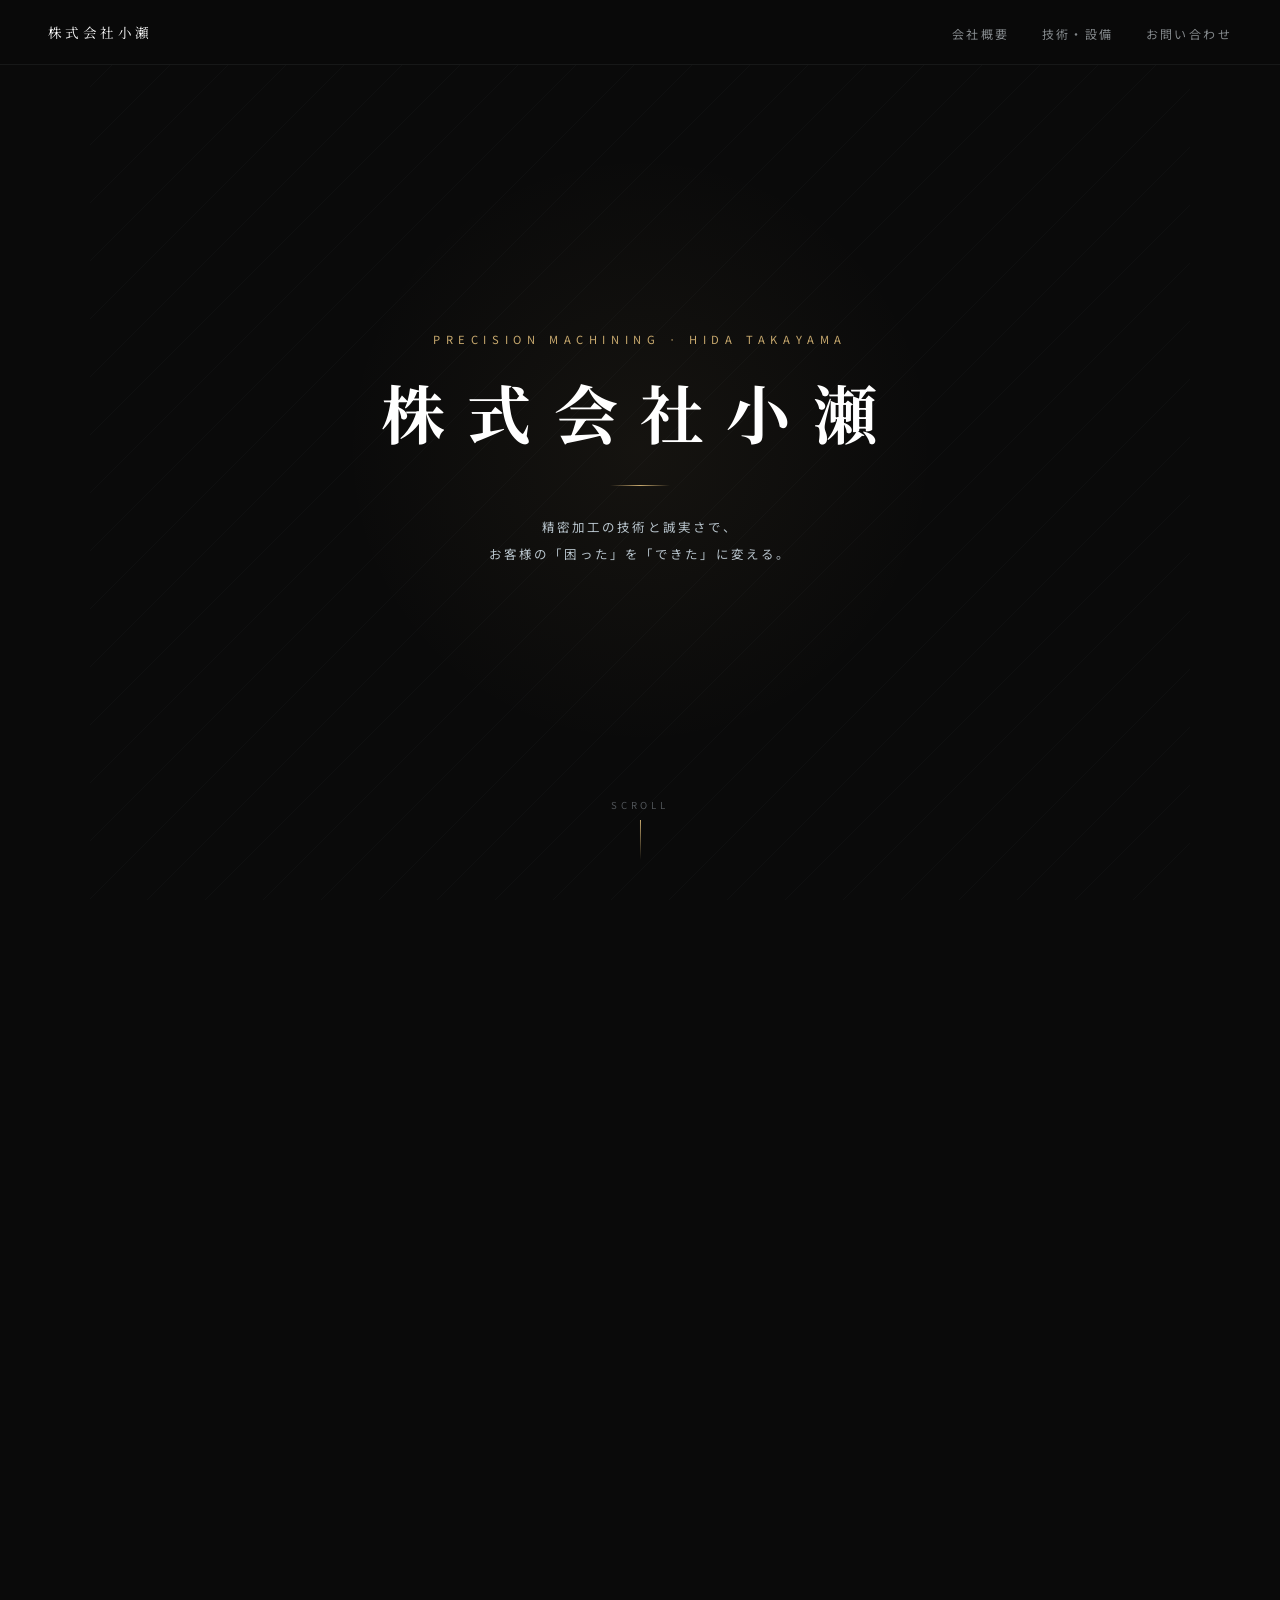
<file: index.html>
<!DOCTYPE html>
<html lang="ja">
<head>
  <meta charset="UTF-8">
  <meta name="viewport" content="width=device-width, initial-scale=1.0">
  <title>株式会社小瀬 | 精密加工</title>
  <meta name="description" content="株式会社小瀬は岐阜県高山市の精密機械部品・治具製造会社です。">
  <meta property="og:site_name" content="株式会社小瀬">
  <meta property="og:title" content="株式会社小瀬 | 精密加工">
  <meta property="og:description" content="株式会社小瀬は岐阜県高山市の精密機械部品・治具製造会社です。">
  <meta property="og:url" content="https://bana3kids.github.io/company-website/">
  <meta property="og:type" content="website">
  <link rel="preconnect" href="https://fonts.googleapis.com">
  <link href="https://fonts.googleapis.com/css2?family=Noto+Serif+JP:wght@300;400;700&family=Bebas+Neue&family=Noto+Sans+JP:wght@300;400&display=swap" rel="stylesheet">
  <style>
    *, *::before, *::after { margin: 0; padding: 0; box-sizing: border-box; }

    :root {
      --black: #0a0a0a;
      --steel: #b8c4cc;
      --silver: #d6dde3;
      --gold: #c8a96e;
      --dim: #2a2f35;
      --text: #e8eaec;
    }

    html, body {
      width: 100%; height: 100%;
      background: var(--black);
      color: var(--text);
      font-family: 'Noto Sans JP', sans-serif;
      overflow-x: hidden;
    }

    @keyframes fadeIn { to { opacity: 1; } }

    #hero {
      position: relative;
      min-height: 100vh;
      display: flex;
      flex-direction: column;
      align-items: center;
      justify-content: center;
      overflow: hidden;
    }

    .bg-lines {
      position: absolute; inset: 0;
      background: repeating-linear-gradient(
        -45deg, transparent, transparent 40px,
        rgba(184,196,204,0.03) 40px, rgba(184,196,204,0.03) 41px
      );
      pointer-events: none;
    }

    .bg-glow {
      position: absolute;
      width: 600px; height: 600px;
      border-radius: 50%;
      background: radial-gradient(circle, rgba(200,169,110,0.06) 0%, transparent 70%);
      top: 50%; left: 50%;
      transform: translate(-50%,-50%);
      pointer-events: none;
      animation: pulseGlow 4s ease-in-out infinite;
    }
    @keyframes pulseGlow {
      0%,100% { opacity: 0.6; transform: translate(-50%,-50%) scale(1); }
      50%      { opacity: 1;   transform: translate(-50%,-50%) scale(1.1); }
    }

    nav {
      position: fixed; top: 0; left: 0; right: 0;
      padding: 20px 48px;
      display: flex; align-items: center; justify-content: space-between;
      z-index: 100;
      opacity: 0;
      animation: fadeIn 0.8s ease forwards 0.3s;
      border-bottom: 1px solid rgba(184,196,204,0.08);
      background: rgba(10,10,10,0.85);
      backdrop-filter: blur(10px);
    }

    .nav-logo {
      font-family: 'Noto Serif JP', serif;
      font-size: 0.85rem;
      letter-spacing: 0.25em;
      color: #ffffff;
    }

    .nav-links { display: flex; gap: 32px; list-style: none; }
    .nav-links a {
      font-size: 0.75rem;
      letter-spacing: 0.2em;
      color: rgba(214,221,227,0.6);
      text-decoration: none;
      transition: color 0.3s;
    }
    .nav-links a:hover { color: var(--gold); }

    #nav-toggle {
      display: none;
      flex-direction: column;
      gap: 5px;
      cursor: pointer;
      padding: 4px;
    }
    #nav-toggle span {
      display: block;
      width: 22px; height: 1.5px;
      background: #ffffff;
      transition: all 0.3s;
    }

    .hero-content {
      text-align: center;
      position: relative;
      z-index: 10;
      padding: 0 24px;
    }

    .hero-sub {
      font-size: 0.7rem;
      letter-spacing: 0.5em;
      color: var(--gold);
      text-transform: uppercase;
      opacity: 0;
      animation: fadeUp 0.9s ease forwards 0.2s;
      margin-bottom: 20px;
    }

    .hero-title {
      font-family: 'Noto Serif JP', serif;
      font-size: clamp(2.2rem, 5vw, 4.5rem);
      font-weight: 300;
      letter-spacing: 0.35em;
      line-height: 1.4;
      opacity: 0;
      animation: fadeUp 1s ease forwards 0.5s;
    }
    .hero-title span {
      display: block;
      font-weight: 700;
      color: #ffffff;
    }

    .hero-divider {
      width: 60px; height: 1px;
      background: linear-gradient(90deg, transparent, var(--gold), transparent);
      margin: 28px auto;
      opacity: 0;
      animation: fadeIn 0.8s ease forwards 0.9s;
    }

    .hero-desc {
      font-size: 0.78rem;
      letter-spacing: 0.25em;
      color: var(--steel);
      line-height: 2.2;
      opacity: 0;
      animation: fadeUp 0.9s ease forwards 1.1s;
    }

    @keyframes fadeUp {
      from { opacity: 0; transform: translateY(20px); }
      to   { opacity: 1; transform: translateY(0); }
    }

    .scroll-hint {
      position: absolute; bottom: 40px; left: 50%;
      transform: translateX(-50%);
      display: flex; flex-direction: column; align-items: center; gap: 8px;
      opacity: 0;
      animation: fadeIn 1s ease forwards 1.6s;
    }
    .scroll-hint span { font-size: 0.6rem; letter-spacing: 0.4em; color: rgba(184,196,204,0.4); }
    .scroll-arrow {
      width: 1px; height: 40px;
      background: linear-gradient(to bottom, var(--gold), transparent);
      animation: scrollDrop 1.8s ease-in-out infinite;
    }
    @keyframes scrollDrop {
      0%,100% { transform: scaleY(0.3); transform-origin: top; opacity: 0.3; }
      50%      { transform: scaleY(1); opacity: 1; }
    }

    section { padding: 100px 48px; max-width: 1100px; margin: 0 auto; }

    .section-label {
      font-family: 'Bebas Neue', cursive;
      font-size: 0.7rem;
      letter-spacing: 0.5em;
      color: var(--gold);
      margin-bottom: 12px;
    }
    .section-title {
      font-family: 'Noto Serif JP', serif;
      font-size: clamp(1.4rem, 3vw, 2.2rem);
      font-weight: 300;
      letter-spacing: 0.2em;
      margin-bottom: 40px;
      color: var(--silver);
    }

    .features { display: grid; grid-template-columns: repeat(3,1fr); gap: 2px; margin-top: 48px; }

    .feature-card {
      background: rgba(255,255,255,0.02);
      border: 1px solid rgba(184,196,204,0.1);
      padding: 36px 28px;
      position: relative;
      overflow: hidden;
      opacity: 0;
      transform: translateY(40px);
      transition: all 0.7s ease;
    }
    .feature-card.visible { opacity: 1; transform: translateY(0); }
    .feature-card::before {
      content: '';
      position: absolute; top: 0; left: 0;
      width: 3px; height: 0;
      background: var(--gold);
      transition: height 0.5s ease 0.3s;
    }
    .feature-card.visible::before { height: 100%; }
    .feature-card:hover {
      background: rgba(200,169,110,0.04);
      border-color: rgba(200,169,110,0.3);
    }
    .feature-num {
      font-family: 'Bebas Neue', cursive;
      font-size: 2.5rem;
      color: rgba(200,169,110,0.2);
      line-height: 1; margin-bottom: 16px;
    }
    .feature-name {
      font-family: 'Noto Serif JP', serif;
      font-size: 1.05rem; letter-spacing: 0.15em;
      margin-bottom: 14px; color: var(--silver);
    }
    .feature-text { font-size: 0.75rem; line-height: 2; color: rgba(184,196,204,0.7); }

    .ruled-line {
      width: 100%; height: 1px;
      background: linear-gradient(90deg, var(--gold), rgba(200,169,110,0.1));
      margin: 80px 0;
    }

    .about-grid { display: grid; grid-template-columns: 1fr 1fr; gap: 80px; align-items: start; }

    .about-specs { border: 1px solid rgba(184,196,204,0.1); }
    .spec-row {
      display: flex;
      border-bottom: 1px solid rgba(184,196,204,0.06);
      opacity: 0; transform: translateX(-20px);
      transition: opacity 0.6s ease, transform 0.6s ease;
    }
    .spec-row:last-child { border-bottom: none; }
    .spec-row.visible { opacity: 1; transform: translateX(0); }
    .spec-label {
      width: 110px; flex-shrink: 0;
      padding: 14px 18px;
      font-size: 0.68rem; letter-spacing: 0.15em;
      color: rgba(184,196,204,0.45);
      border-right: 1px solid rgba(184,196,204,0.06);
    }
    .spec-val {
      padding: 14px 18px;
      font-size: 0.76rem; letter-spacing: 0.08em;
      color: rgba(214,221,227,0.85); line-height: 1.8;
    }

    .about-text p {
      font-size: 0.8rem; line-height: 2.4;
      color: rgba(184,196,204,0.8); margin-bottom: 1.5em;
    }

    #contact-section {
      background: rgba(255,255,255,0.015);
      border-top: 1px solid rgba(184,196,204,0.07);
    }

    .contact-form {
      max-width: 560px;
      display: flex; flex-direction: column; gap: 16px;
    }

    .form-row { display: grid; grid-template-columns: 1fr 1fr; gap: 12px; }

    .form-group { display: flex; flex-direction: column; gap: 6px; }
    .form-group label {
      font-size: 0.62rem; letter-spacing: 0.25em;
      color: rgba(184,196,204,0.45);
    }
    .form-group input,
    .form-group textarea,
    .form-group select {
      background: rgba(255,255,255,0.04);
      border: 1px solid rgba(184,196,204,0.15);
      border-radius: 2px;
      padding: 12px 14px;
      color: var(--text);
      font-family: 'Noto Sans JP', sans-serif;
      font-size: 0.78rem;
      letter-spacing: 0.08em;
      outline: none;
      transition: border-color 0.3s, background 0.3s;
      -webkit-appearance: none;
    }
    .form-group input:focus,
    .form-group textarea:focus,
    .form-group select:focus {
      border-color: rgba(200,169,110,0.5);
      background: rgba(255,255,255,0.06);
    }
    .form-group select option { background: #1a1e22; }
    .form-group textarea { resize: vertical; min-height: 120px; }

    .form-submit {
      margin-top: 8px;
      padding: 14px 36px;
      background: transparent;
      border: 1px solid rgba(200,169,110,0.5);
      color: var(--gold);
      font-family: 'Noto Sans JP', sans-serif;
      font-size: 0.72rem; letter-spacing: 0.4em;
      cursor: pointer;
      transition: background 0.3s, border-color 0.3s, color 0.3s;
      align-self: flex-start;
    }
    .form-submit:hover {
      background: rgba(200,169,110,0.1);
      border-color: var(--gold);
      color: #ffffff;
    }
    .form-submit:disabled { opacity: 0.4; cursor: default; }

    .form-note {
      font-size: 0.62rem; letter-spacing: 0.12em;
      color: rgba(184,196,204,0.3); line-height: 1.8;
    }

    #form-success {
      display: none;
      font-size: 0.75rem; letter-spacing: 0.2em;
      color: rgba(200,169,110,0.8); padding: 16px 0;
    }

    footer {
      border-top: 1px solid rgba(184,196,204,0.1);
      padding: 40px 48px;
      display: flex; justify-content: space-between; align-items: center;
    }
    .footer-logo {
      font-family: 'Noto Serif JP', serif;
      font-size: 0.85rem; letter-spacing: 0.3em; color: var(--steel);
    }
    .footer-copy {
      font-size: 0.65rem; letter-spacing: 0.2em; color: rgba(184,196,204,0.25);
    }

    @media (max-width: 768px) {
      nav { padding: 16px 20px; }
      .nav-links {
        display: none;
        flex-direction: column;
        position: absolute;
        top: 100%; left: 0; right: 0;
        background: rgba(10,10,10,0.97);
        padding: 20px 24px;
        gap: 16px;
        border-bottom: 1px solid rgba(184,196,204,0.08);
      }
      .nav-links.open { display: flex; }
      #nav-toggle { display: flex; }
      section { padding: 64px 20px; }
      .features { grid-template-columns: 1fr; }
      .about-grid { grid-template-columns: 1fr; gap: 40px; }
      footer { flex-direction: column; gap: 16px; text-align: center; padding: 32px 20px; }
      .form-row { grid-template-columns: 1fr; }
      .spec-label { width: 90px; }
    }
  </style>
</head>
<body>

<nav id="nav">
  <div class="nav-logo">株式会社小瀬</div>
  <ul class="nav-links" id="nav-links">
    <li><a href="#about" onclick="closeNav()">会社概要</a></li>
    <li><a href="#features" onclick="closeNav()">技術・設備</a></li>
    <li><a href="#contact-section" onclick="closeNav()">お問い合わせ</a></li>
  </ul>
  <div id="nav-toggle" onclick="toggleNav()">
    <span></span><span></span><span></span>
  </div>
</nav>

<section id="hero">
  <div class="bg-lines"></div>
  <div class="bg-glow"></div>

  <div class="hero-content">
    <div class="hero-sub">PRECISION MACHINING · HIDA TAKAYAMA</div>
    <h1 class="hero-title">
      <span>株式会社小瀬</span>
    </h1>
    <div class="hero-divider"></div>
    <p class="hero-desc">
      精密加工の技術と誠実さで、<br>
      お客様の「困った」を「できた」に変える。
    </p>
  </div>

  <div class="scroll-hint">
    <span>SCROLL</span>
    <div class="scroll-arrow"></div>
  </div>
</section>

<section id="features">
  <div class="section-label">TECHNOLOGY &amp; EQUIPMENT</div>
  <h2 class="section-title">技術・設備</h2>
  <div class="ruled-line" style="margin: 0 0 48px;"></div>
  <div class="features">
    <div class="feature-card">
      <div class="feature-num">01</div>
      <div class="feature-name">精密マシニング</div>
      <p class="feature-text">オークマMCを中心とした精密加工。高精度部品・治具製作に対応します。</p>
    </div>
    <div class="feature-card" style="transition-delay:0.15s">
      <div class="feature-num">02</div>
      <div class="feature-name">ワイヤーカット</div>
      <p class="feature-text">ソディックワイヤーカット機による精密放電加工。複雑形状にも柔軟に対応可能です。</p>
    </div>
    <div class="feature-card" style="transition-delay:0.3s">
      <div class="feature-num">03</div>
      <div class="feature-name">迅速対応</div>
      <p class="feature-text">小ロット・急ぎの案件も歓迎。大手にはできない柔軟な対応力が私たちの強みです。</p>
    </div>
  </div>
</section>

<section id="about">
  <div class="ruled-line" style="margin-top:0"></div>
  <div class="section-label">ABOUT US</div>
  <h2 class="section-title">会社概要</h2>
  <div class="about-grid">
    <div class="about-specs">
      <div class="spec-row" data-delay="0">
        <div class="spec-label">会社名</div>
        <div class="spec-val">株式会社小瀬</div>
      </div>
      <div class="spec-row" data-delay="80">
        <div class="spec-label">所在地</div>
        <div class="spec-val">岐阜県高山市国府町名張1358</div>
      </div>
      <div class="spec-row" data-delay="160">
        <div class="spec-label">事業内容</div>
        <div class="spec-val">精密機械部品加工<br>治具・ジグ製作</div>
      </div>
      <div class="spec-row" data-delay="200">
        <div class="spec-label">TEL / FAX</div>
        <div class="spec-val">TEL: 0577-72-6030<br>FAX: 0577-72-6031</div>
      </div>
      <div class="spec-row" data-delay="240">
        <div class="spec-label">主要設備</div>
        <div class="spec-val">オークマ MC マシニングセンタ<br>ソディック ワイヤーカット</div>
      </div>
    </div>
    <div class="about-text">
      <p>岐阜県に拠点を置く、精密機械部品・治具の製造会社です。創業以来、一貫して「確かな品質」と「誠実な対応」を大切にしてきました。</p>
      <p>オークマMCマシニングセンタ・ソディックワイヤーカット機を中心に、お客様のニーズに合わせた柔軟な製造体制を整えています。</p>
      <p>小規模だからこそできる、迅速かつ丁寧なものづくりを提供します。</p>
    </div>
  </div>
  <div style="margin-top: 48px;">
    <iframe
      src="https://maps.google.com/maps?q=岐阜県高山市国府町名張1358&output=embed"
      width="100%"
      height="300"
      style="border: 1px solid rgba(184,196,204,0.1); display: block;"
      allowfullscreen=""
      loading="lazy"
      referrerpolicy="no-referrer-when-downgrade"
    ></iframe>
  </div>
</section>

<div id="contact-section">
  <section>
    <div class="section-label">CONTACT</div>
    <h2 class="section-title">お問い合わせ</h2>
    <div class="ruled-line" style="margin-top:0"></div>
    <form class="contact-form" id="contact-form" action="https://formspree.io/f/xwvrepej" method="POST">
      <div class="form-row">
        <div class="form-group">
          <label>お名前 *</label>
          <input type="text" name="name" required placeholder="山田 太郎">
        </div>
        <div class="form-group">
          <label>会社名</label>
          <input type="text" name="company" placeholder="株式会社〇〇">
        </div>
      </div>
      <div class="form-row">
        <div class="form-group">
          <label>メールアドレス *</label>
          <input type="email" name="email" required placeholder="info@example.com">
        </div>
        <div class="form-group">
          <label>電話番号</label>
          <input type="tel" name="tel" placeholder="000-0000-0000">
        </div>
      </div>
      <div class="form-group">
        <label>お問い合わせ種別</label>
        <select name="type">
          <option value="">選択してください</option>
          <option value="quote">見積もり依頼</option>
          <option value="tech">技術的なご相談</option>
          <option value="other">その他</option>
        </select>
      </div>
      <div class="form-group">
        <label>メッセージ *</label>
        <textarea name="message" required placeholder="ご依頼内容・ご質問などをご記入ください"></textarea>
      </div>
      <p class="form-note">※ ご入力いただいた情報は、お問い合わせへの返答のみに使用します。</p>
      <button class="form-submit" type="submit">送 信</button>
      <div id="form-success">お問い合わせを受け付けました。後ほどご連絡いたします。</div>
    </form>
  </section>
</div>

<footer id="contact">
  <div class="footer-logo">株式会社小瀬</div>
  <div class="footer-copy">© 2025 Kabushikigaisha Kose. All Rights Reserved.</div>
</footer>

<script>
  const observer = new IntersectionObserver((entries) => {
    entries.forEach(e => {
      if (e.isIntersecting) {
        const delay = e.target.dataset.delay || 0;
        setTimeout(() => e.target.classList.add('visible'), +delay);
      }
    });
  }, { threshold: 0.15 });

  document.querySelectorAll('.feature-card, .spec-row').forEach(el => observer.observe(el));

  function toggleNav() {
    document.getElementById('nav-links').classList.toggle('open');
  }
  function closeNav() {
    document.getElementById('nav-links').classList.remove('open');
  }

</script>
</body>
</html>
</file>
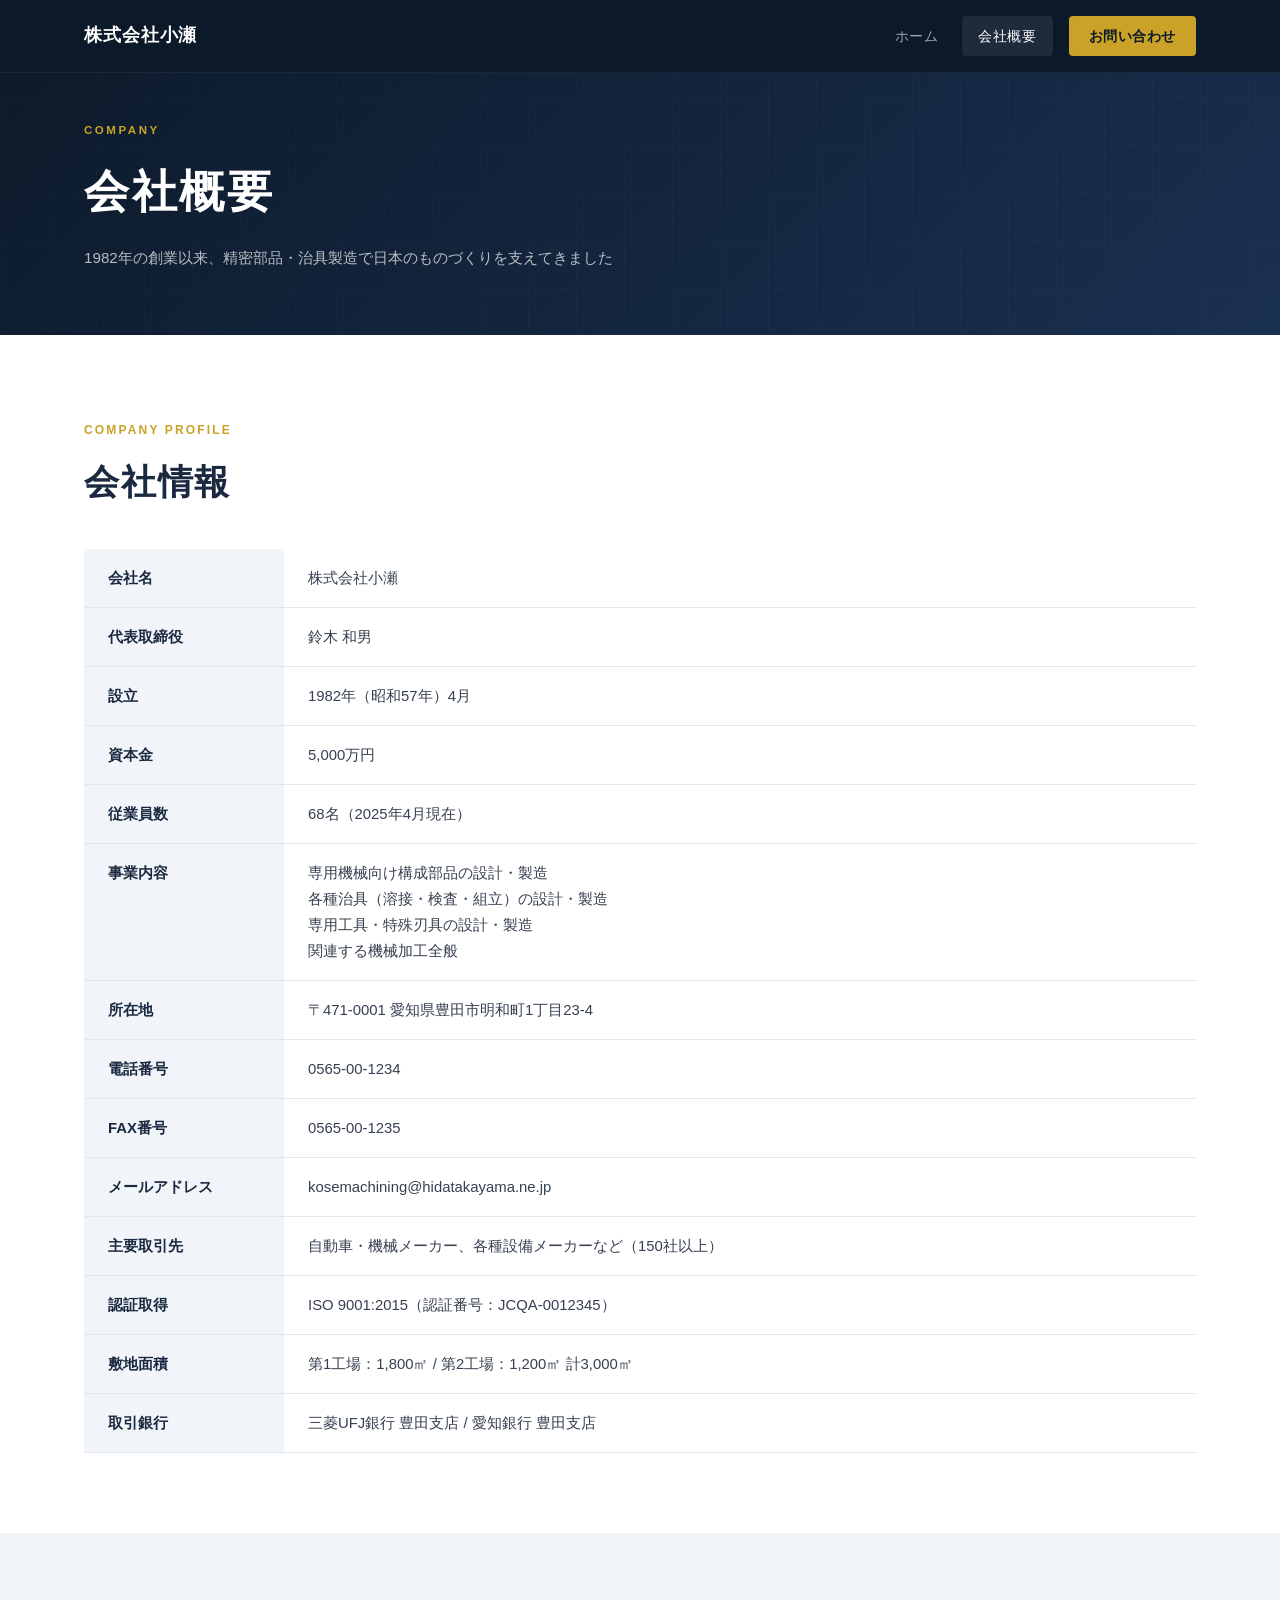
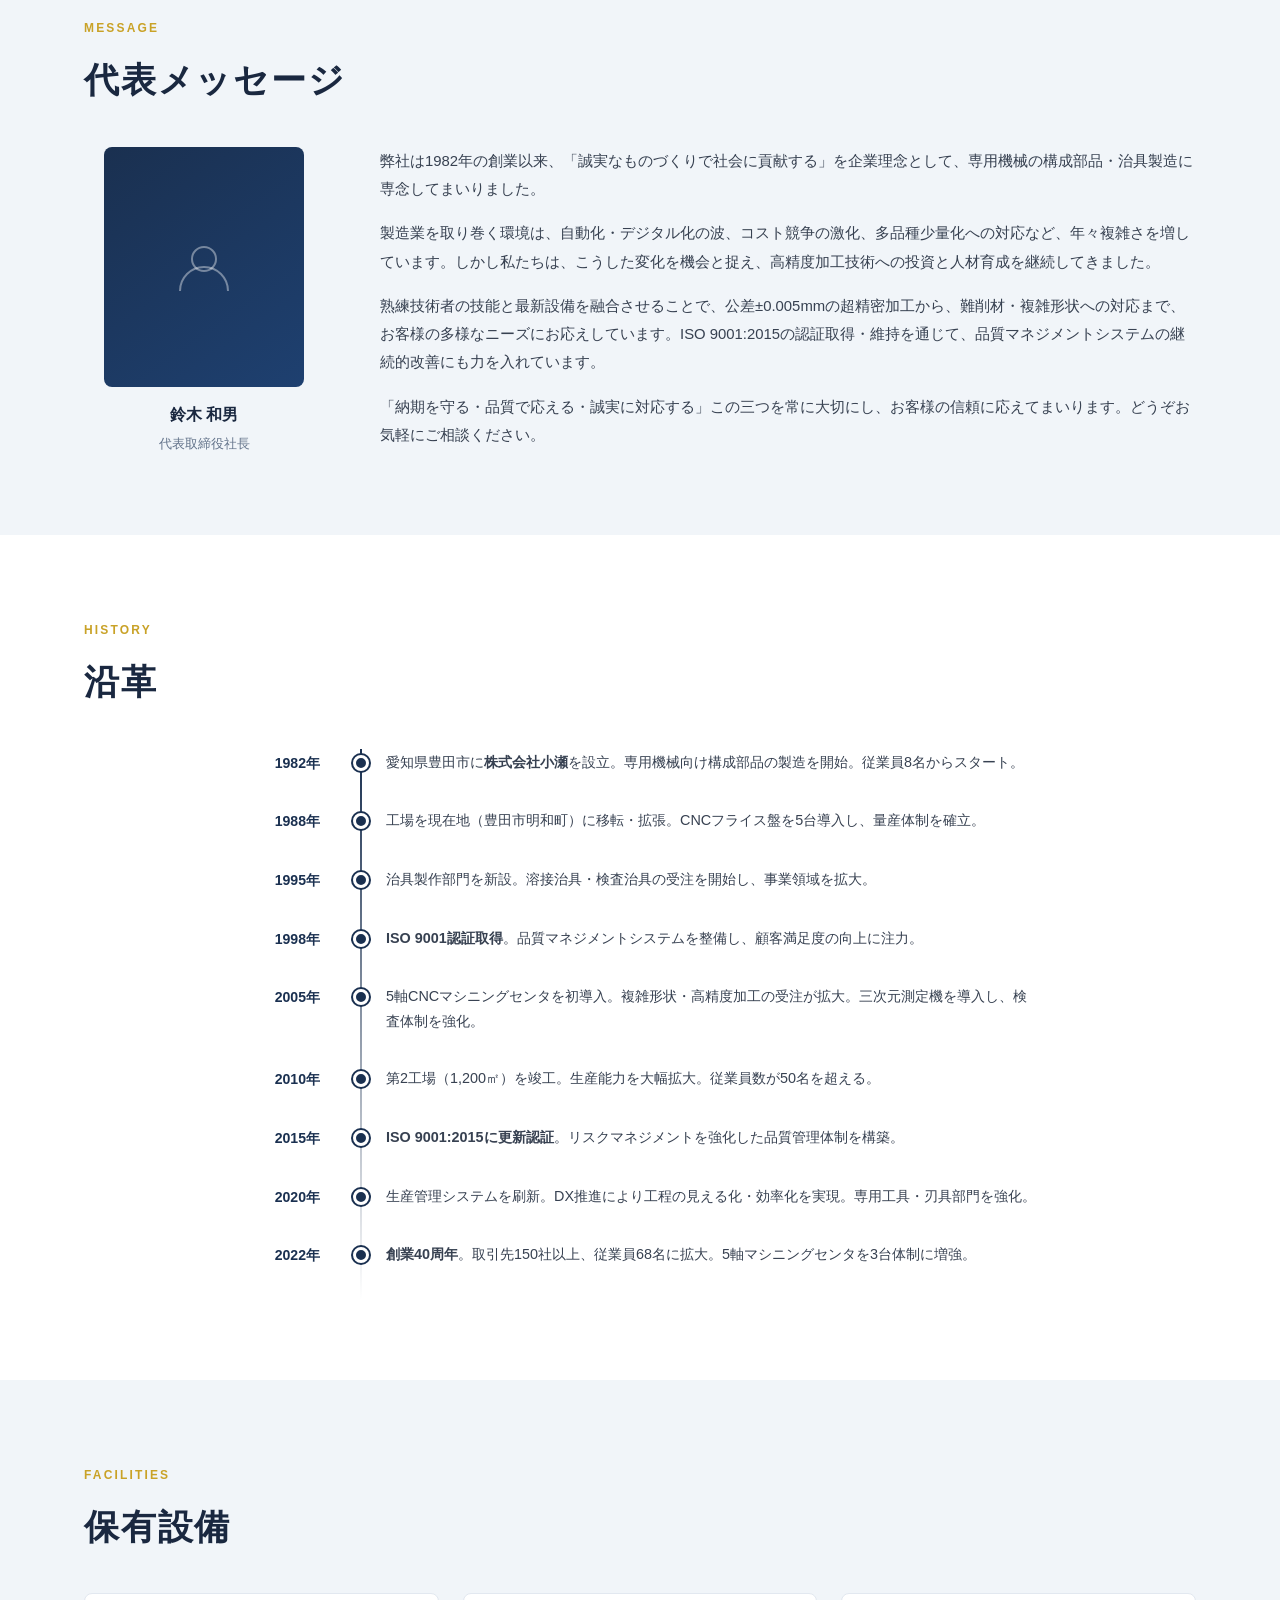
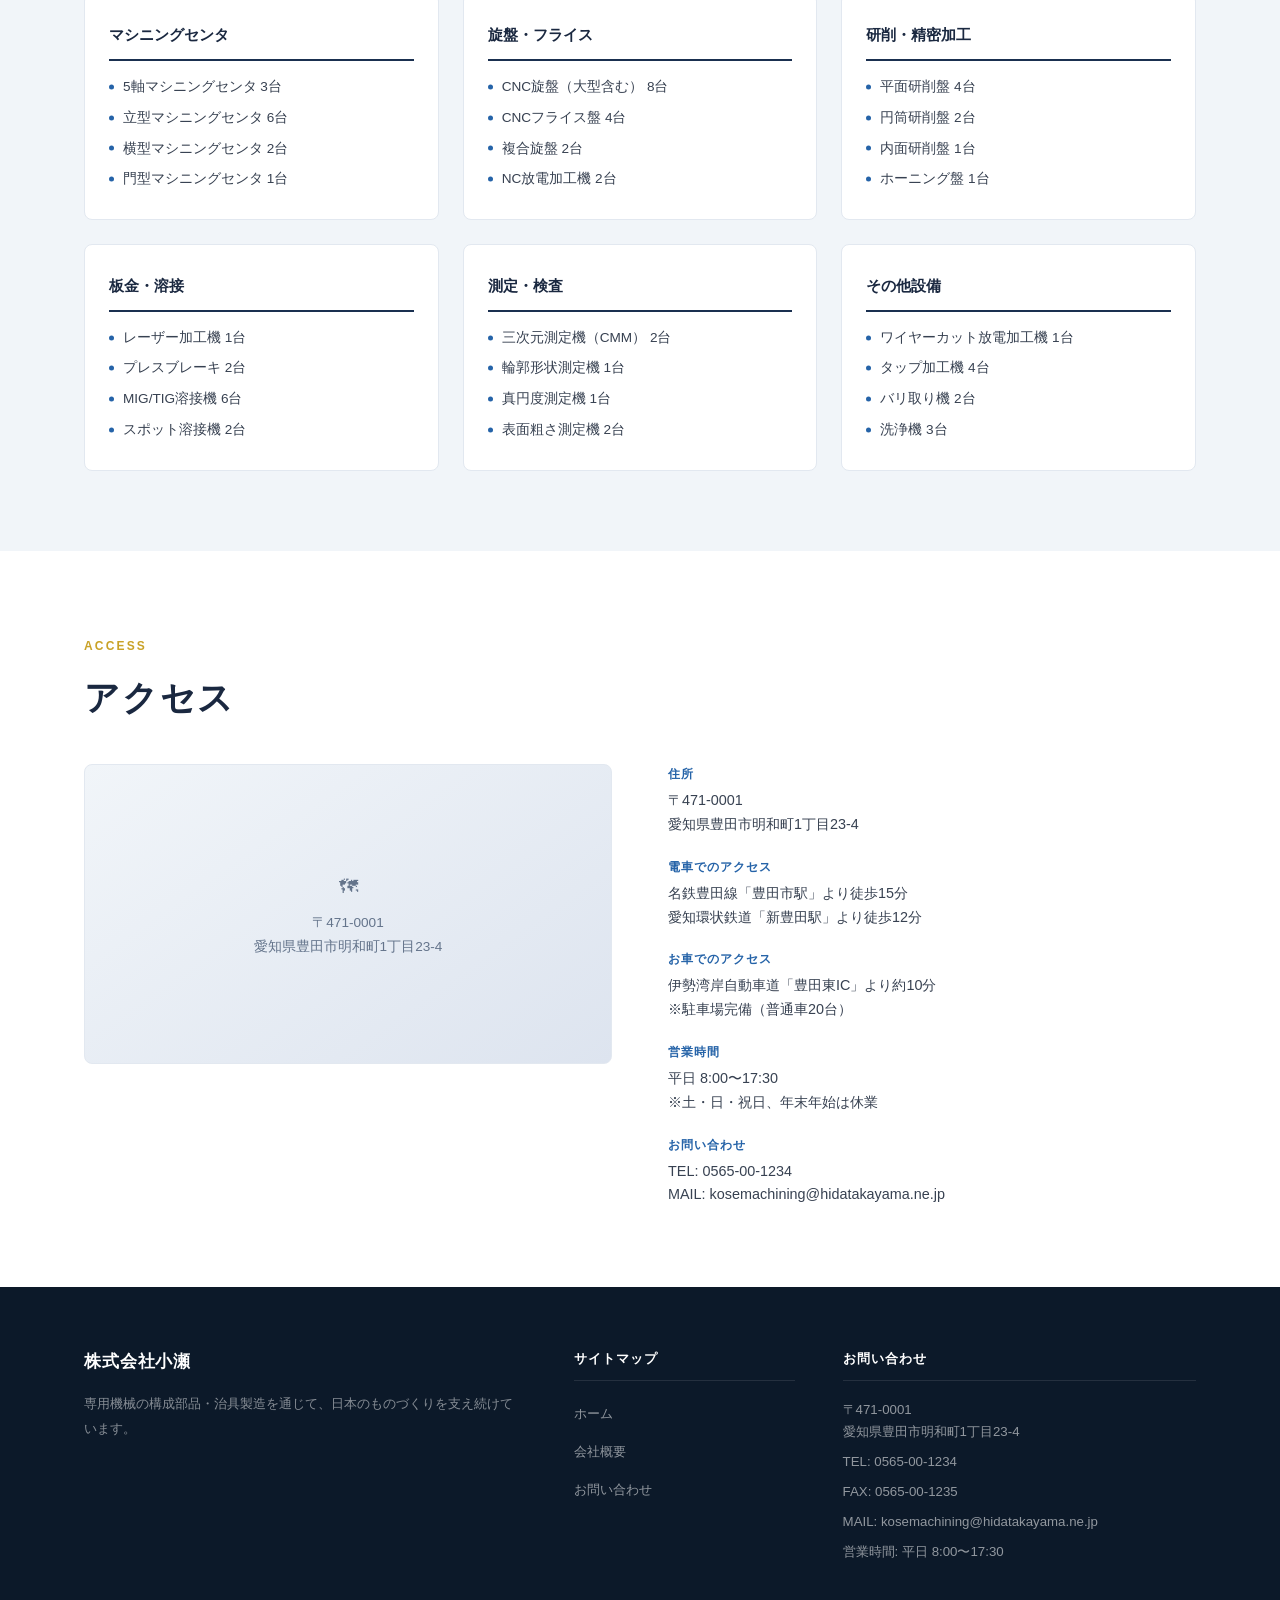
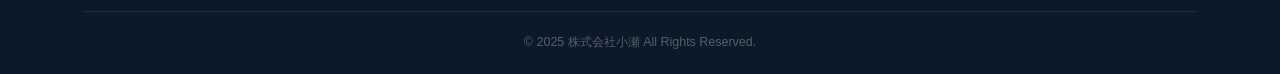
<file: about.html>
<!DOCTYPE html>
<html lang="ja">
<head>
  <meta charset="UTF-8">
  <meta name="viewport" content="width=device-width, initial-scale=1.0">
  <meta name="description" content="株式会社小瀬の会社概要。1982年創業、愛知県豊田市の精密部品・治具製造メーカー。ISO 9001:2015認証取得。会社情報・沿革・保有設備・アクセスをご覧いただけます。">
  <title>会社概要 | 株式会社小瀬</title>
  <link rel="stylesheet" href="style.css">
</head>
<body>

  <!-- ===== HEADER ===== -->
  <header class="header" id="header">
    <div class="container">
      <div class="header-inner">
        <a href="index.html" class="logo">
          <span class="logo-jp">株式会社小瀬</span>
        </a>
        <button class="nav-toggle" id="navToggle" aria-label="メニューを開く" aria-expanded="false">
          <span></span><span></span><span></span>
        </button>
        <nav class="nav" id="nav" aria-label="メインナビゲーション">
          <ul class="nav-list">
            <li><a href="index.html"   class="nav-link">ホーム</a></li>
            <li><a href="about.html"   class="nav-link active">会社概要</a></li>
            <li><a href="contact.html" class="nav-link nav-contact">お問い合わせ</a></li>
          </ul>
        </nav>
      </div>
    </div>
  </header>

  <main>

    <!-- ===== PAGE HERO ===== -->
    <section class="page-hero" aria-label="ページタイトル">
      <div class="container">
        <div class="page-hero-content">
          <span class="page-hero-label">COMPANY</span>
          <h1 class="page-hero-title">会社概要</h1>
          <p class="page-hero-desc">1982年の創業以来、精密部品・治具製造で日本のものづくりを支えてきました</p>
        </div>
      </div>
    </section>

    <!-- ===== COMPANY PROFILE ===== -->
    <section class="section profile-section" aria-labelledby="profile-title">
      <div class="container">
        <div class="section-header" style="text-align:left; margin-bottom:36px;">
          <p class="section-label">COMPANY PROFILE</p>
          <h2 class="section-title" id="profile-title">会社情報</h2>
        </div>
        <table class="profile-table">
          <tbody>
            <tr>
              <th scope="row">会社名</th>
              <td>株式会社小瀬</td>
            </tr>
            <tr>
              <th scope="row">代表取締役</th>
              <td>鈴木 和男</td>
            </tr>
            <tr>
              <th scope="row">設立</th>
              <td>1982年（昭和57年）4月</td>
            </tr>
            <tr>
              <th scope="row">資本金</th>
              <td>5,000万円</td>
            </tr>
            <tr>
              <th scope="row">従業員数</th>
              <td>68名（2025年4月現在）</td>
            </tr>
            <tr>
              <th scope="row">事業内容</th>
              <td>
                専用機械向け構成部品の設計・製造<br>
                各種治具（溶接・検査・組立）の設計・製造<br>
                専用工具・特殊刃具の設計・製造<br>
                関連する機械加工全般
              </td>
            </tr>
            <tr>
              <th scope="row">所在地</th>
              <td>〒471-0001 愛知県豊田市明和町1丁目23-4</td>
            </tr>
            <tr>
              <th scope="row">電話番号</th>
              <td><a href="tel:0565001234">0565-00-1234</a></td>
            </tr>
            <tr>
              <th scope="row">FAX番号</th>
              <td>0565-00-1235</td>
            </tr>
            <tr>
              <th scope="row">メールアドレス</th>
              <td><a href="mailto:kosemachining@hidatakayama.ne.jp">kosemachining@hidatakayama.ne.jp</a></td>
            </tr>
            <tr>
              <th scope="row">主要取引先</th>
              <td>自動車・機械メーカー、各種設備メーカーなど（150社以上）</td>
            </tr>
            <tr>
              <th scope="row">認証取得</th>
              <td>ISO 9001:2015（認証番号：JCQA-0012345）</td>
            </tr>
            <tr>
              <th scope="row">敷地面積</th>
              <td>第1工場：1,800㎡ / 第2工場：1,200㎡ 計3,000㎡</td>
            </tr>
            <tr>
              <th scope="row">取引銀行</th>
              <td>三菱UFJ銀行 豊田支店 / 愛知銀行 豊田支店</td>
            </tr>
          </tbody>
        </table>
      </div>
    </section>

    <!-- ===== PRESIDENT MESSAGE ===== -->
    <section class="section message-section" aria-labelledby="message-title">
      <div class="container">
        <div class="section-header" style="text-align:left; margin-bottom:36px;">
          <p class="section-label">MESSAGE</p>
          <h2 class="section-title" id="message-title">代表メッセージ</h2>
        </div>
        <div class="message-inner">
          <div class="message-portrait">
            <div class="portrait-placeholder" aria-hidden="true">
              <svg viewBox="0 0 64 64" fill="none" xmlns="http://www.w3.org/2000/svg">
                <circle cx="32" cy="24" r="12" stroke="currentColor" stroke-width="2"/>
                <path d="M8 56c0-13.255 10.745-24 24-24s24 10.745 24 24" stroke="currentColor" stroke-width="2"/>
              </svg>
            </div>
            <p class="portrait-name">鈴木 和男</p>
            <p class="portrait-title">代表取締役社長</p>
          </div>
          <div class="message-body">
            <p>弊社は1982年の創業以来、「誠実なものづくりで社会に貢献する」を企業理念として、専用機械の構成部品・治具製造に専念してまいりました。</p>
            <p>製造業を取り巻く環境は、自動化・デジタル化の波、コスト競争の激化、多品種少量化への対応など、年々複雑さを増しています。しかし私たちは、こうした変化を機会と捉え、高精度加工技術への投資と人材育成を継続してきました。</p>
            <p>熟練技術者の技能と最新設備を融合させることで、公差±0.005mmの超精密加工から、難削材・複雑形状への対応まで、お客様の多様なニーズにお応えしています。ISO 9001:2015の認証取得・維持を通じて、品質マネジメントシステムの継続的改善にも力を入れています。</p>
            <p>「納期を守る・品質で応える・誠実に対応する」この三つを常に大切にし、お客様の信頼に応えてまいります。どうぞお気軽にご相談ください。</p>
          </div>
        </div>
      </div>
    </section>

    <!-- ===== HISTORY ===== -->
    <section class="section history-section" aria-labelledby="history-title">
      <div class="container">
        <div class="section-header" style="text-align:left; margin-bottom:36px;">
          <p class="section-label">HISTORY</p>
          <h2 class="section-title" id="history-title">沿革</h2>
        </div>
        <div class="timeline">
          <div class="timeline-item">
            <div class="timeline-year">1982年</div>
            <div class="timeline-dot" aria-hidden="true"></div>
            <div class="timeline-content">
              <p>愛知県豊田市に<strong>株式会社小瀬</strong>を設立。専用機械向け構成部品の製造を開始。従業員8名からスタート。</p>
            </div>
          </div>
          <div class="timeline-item">
            <div class="timeline-year">1988年</div>
            <div class="timeline-dot" aria-hidden="true"></div>
            <div class="timeline-content">
              <p>工場を現在地（豊田市明和町）に移転・拡張。CNCフライス盤を5台導入し、量産体制を確立。</p>
            </div>
          </div>
          <div class="timeline-item">
            <div class="timeline-year">1995年</div>
            <div class="timeline-dot" aria-hidden="true"></div>
            <div class="timeline-content">
              <p>治具製作部門を新設。溶接治具・検査治具の受注を開始し、事業領域を拡大。</p>
            </div>
          </div>
          <div class="timeline-item">
            <div class="timeline-year">1998年</div>
            <div class="timeline-dot" aria-hidden="true"></div>
            <div class="timeline-content">
              <p><strong>ISO 9001認証取得</strong>。品質マネジメントシステムを整備し、顧客満足度の向上に注力。</p>
            </div>
          </div>
          <div class="timeline-item">
            <div class="timeline-year">2005年</div>
            <div class="timeline-dot" aria-hidden="true"></div>
            <div class="timeline-content">
              <p>5軸CNCマシニングセンタを初導入。複雑形状・高精度加工の受注が拡大。三次元測定機を導入し、検査体制を強化。</p>
            </div>
          </div>
          <div class="timeline-item">
            <div class="timeline-year">2010年</div>
            <div class="timeline-dot" aria-hidden="true"></div>
            <div class="timeline-content">
              <p>第2工場（1,200㎡）を竣工。生産能力を大幅拡大。従業員数が50名を超える。</p>
            </div>
          </div>
          <div class="timeline-item">
            <div class="timeline-year">2015年</div>
            <div class="timeline-dot" aria-hidden="true"></div>
            <div class="timeline-content">
              <p><strong>ISO 9001:2015に更新認証</strong>。リスクマネジメントを強化した品質管理体制を構築。</p>
            </div>
          </div>
          <div class="timeline-item">
            <div class="timeline-year">2020年</div>
            <div class="timeline-dot" aria-hidden="true"></div>
            <div class="timeline-content">
              <p>生産管理システムを刷新。DX推進により工程の見える化・効率化を実現。専用工具・刃具部門を強化。</p>
            </div>
          </div>
          <div class="timeline-item">
            <div class="timeline-year">2022年</div>
            <div class="timeline-dot" aria-hidden="true"></div>
            <div class="timeline-content">
              <p><strong>創業40周年</strong>。取引先150社以上、従業員68名に拡大。5軸マシニングセンタを3台体制に増強。</p>
            </div>
          </div>
        </div>
      </div>
    </section>

    <!-- ===== FACILITIES ===== -->
    <section class="section facilities-section" aria-labelledby="facilities-title">
      <div class="container">
        <div class="section-header" style="text-align:left; margin-bottom:36px;">
          <p class="section-label">FACILITIES</p>
          <h2 class="section-title" id="facilities-title">保有設備</h2>
        </div>
        <div class="facilities-grid">
          <div class="facility-card fade-in">
            <h3 class="facility-card-title">マシニングセンタ</h3>
            <ul>
              <li>5軸マシニングセンタ 3台</li>
              <li>立型マシニングセンタ 6台</li>
              <li>横型マシニングセンタ 2台</li>
              <li>門型マシニングセンタ 1台</li>
            </ul>
          </div>
          <div class="facility-card fade-in">
            <h3 class="facility-card-title">旋盤・フライス</h3>
            <ul>
              <li>CNC旋盤（大型含む） 8台</li>
              <li>CNCフライス盤 4台</li>
              <li>複合旋盤 2台</li>
              <li>NC放電加工機 2台</li>
            </ul>
          </div>
          <div class="facility-card fade-in">
            <h3 class="facility-card-title">研削・精密加工</h3>
            <ul>
              <li>平面研削盤 4台</li>
              <li>円筒研削盤 2台</li>
              <li>内面研削盤 1台</li>
              <li>ホーニング盤 1台</li>
            </ul>
          </div>
          <div class="facility-card fade-in">
            <h3 class="facility-card-title">板金・溶接</h3>
            <ul>
              <li>レーザー加工機 1台</li>
              <li>プレスブレーキ 2台</li>
              <li>MIG/TIG溶接機 6台</li>
              <li>スポット溶接機 2台</li>
            </ul>
          </div>
          <div class="facility-card fade-in">
            <h3 class="facility-card-title">測定・検査</h3>
            <ul>
              <li>三次元測定機（CMM） 2台</li>
              <li>輪郭形状測定機 1台</li>
              <li>真円度測定機 1台</li>
              <li>表面粗さ測定機 2台</li>
            </ul>
          </div>
          <div class="facility-card fade-in">
            <h3 class="facility-card-title">その他設備</h3>
            <ul>
              <li>ワイヤーカット放電加工機 1台</li>
              <li>タップ加工機 4台</li>
              <li>バリ取り機 2台</li>
              <li>洗浄機 3台</li>
            </ul>
          </div>
        </div>
      </div>
    </section>

    <!-- ===== ACCESS ===== -->
    <section class="section access-section" aria-labelledby="access-title">
      <div class="container">
        <div class="section-header" style="text-align:left; margin-bottom:36px;">
          <p class="section-label">ACCESS</p>
          <h2 class="section-title" id="access-title">アクセス</h2>
        </div>
        <div class="access-inner">
          <div class="access-map" aria-label="地図（準備中）">
            <div>
              <p style="font-size:1.2rem; margin-bottom:8px;">🗺</p>
              <p>〒471-0001<br>愛知県豊田市明和町1丁目23-4</p>
            </div>
          </div>
          <div class="access-info">
            <div class="access-item">
              <span class="access-item-label">住所</span>
              <span class="access-item-value">〒471-0001<br>愛知県豊田市明和町1丁目23-4</span>
            </div>
            <div class="access-item">
              <span class="access-item-label">電車でのアクセス</span>
              <span class="access-item-value">
                名鉄豊田線「豊田市駅」より徒歩15分<br>
                愛知環状鉄道「新豊田駅」より徒歩12分
              </span>
            </div>
            <div class="access-item">
              <span class="access-item-label">お車でのアクセス</span>
              <span class="access-item-value">
                伊勢湾岸自動車道「豊田東IC」より約10分<br>
                ※駐車場完備（普通車20台）
              </span>
            </div>
            <div class="access-item">
              <span class="access-item-label">営業時間</span>
              <span class="access-item-value">
                平日 8:00〜17:30<br>
                ※土・日・祝日、年末年始は休業
              </span>
            </div>
            <div class="access-item">
              <span class="access-item-label">お問い合わせ</span>
              <span class="access-item-value">
                TEL: <a href="tel:0565001234">0565-00-1234</a><br>
                MAIL: <a href="mailto:kosemachining@hidatakayama.ne.jp">kosemachining@hidatakayama.ne.jp</a>
              </span>
            </div>
          </div>
        </div>
      </div>
    </section>

  </main>

  <!-- ===== FOOTER ===== -->
  <footer class="footer" role="contentinfo">
    <div class="container">
      <div class="footer-inner">
        <div class="footer-col">
          <div class="footer-logo">
            <span class="logo-jp">株式会社小瀬</span>
          </div>
          <p class="footer-desc">専用機械の構成部品・治具製造を通じて、日本のものづくりを支え続けています。</p>
        </div>
        <div class="footer-col">
          <h4 class="footer-heading">サイトマップ</h4>
          <ul class="footer-links">
            <li><a href="index.html">ホーム</a></li>
            <li><a href="about.html">会社概要</a></li>
            <li><a href="contact.html">お問い合わせ</a></li>
          </ul>
        </div>
        <div class="footer-col">
          <h4 class="footer-heading">お問い合わせ</h4>
          <address class="footer-address">
            <p>〒471-0001<br>愛知県豊田市明和町1丁目23-4</p>
            <p>TEL: <a href="tel:0565001234">0565-00-1234</a></p>
            <p>FAX: 0565-00-1235</p>
            <p>MAIL: <a href="mailto:kosemachining@hidatakayama.ne.jp">kosemachining@hidatakayama.ne.jp</a></p>
            <p>営業時間: 平日 8:00〜17:30</p>
          </address>
        </div>
      </div>
      <div class="footer-bottom">
        <p>&copy; 2025 株式会社小瀬 All Rights Reserved.</p>
      </div>
    </div>
  </footer>

  <script src="script.js"></script>
</body>
</html>
</file>
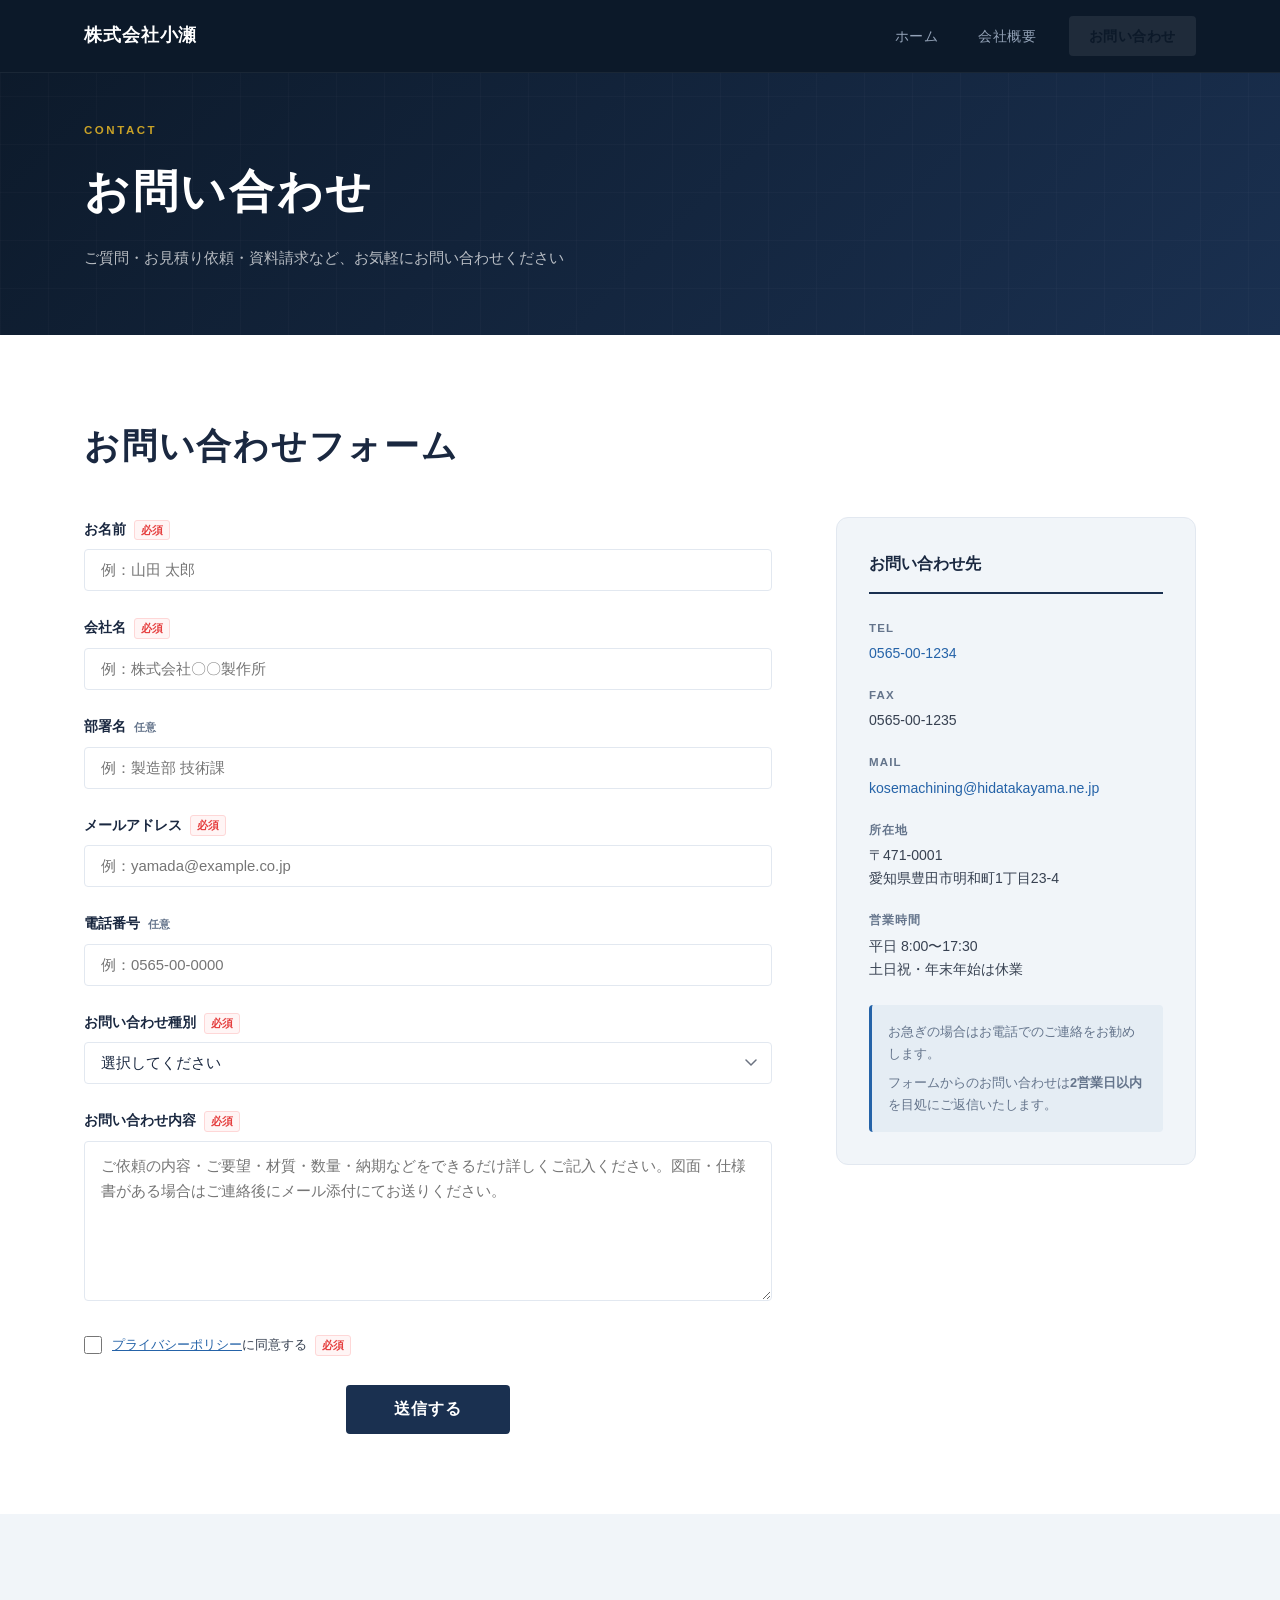
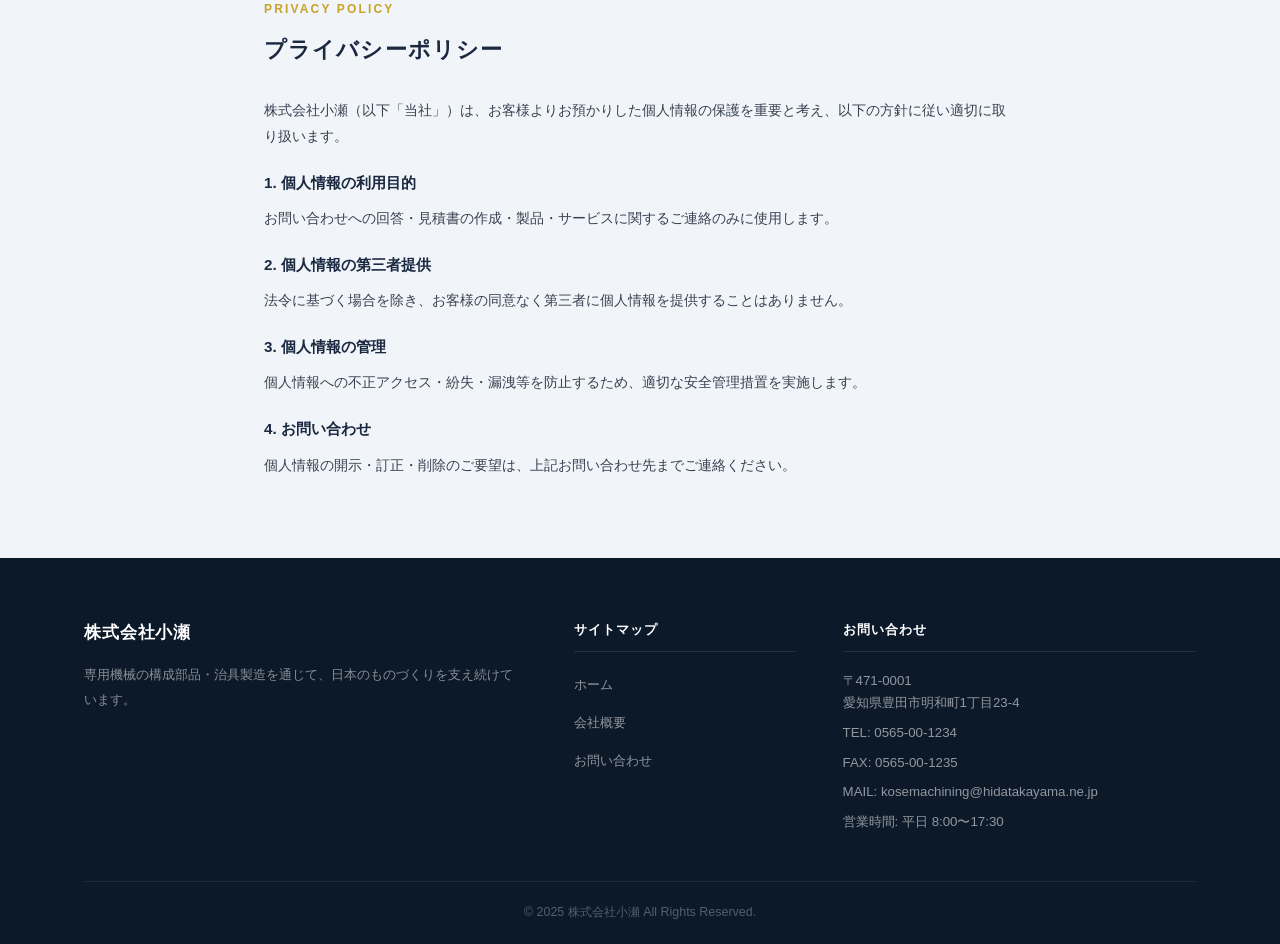
<file: contact.html>
<!DOCTYPE html>
<html lang="ja">
<head>
  <meta charset="UTF-8">
  <meta name="viewport" content="width=device-width, initial-scale=1.0">
  <meta name="description" content="株式会社小瀬へのお問い合わせ・お見積り依頼はこちら。精密部品・治具・専用工具に関するご相談をお気軽にどうぞ。">
  <title>お問い合わせ | 株式会社小瀬</title>
  <link rel="stylesheet" href="style.css">
</head>
<body>

  <!-- ===== HEADER ===== -->
  <header class="header" id="header">
    <div class="container">
      <div class="header-inner">
        <a href="index.html" class="logo">
          <span class="logo-jp">株式会社小瀬</span>
        </a>
        <button class="nav-toggle" id="navToggle" aria-label="メニューを開く" aria-expanded="false">
          <span></span><span></span><span></span>
        </button>
        <nav class="nav" id="nav" aria-label="メインナビゲーション">
          <ul class="nav-list">
            <li><a href="index.html"   class="nav-link">ホーム</a></li>
            <li><a href="about.html"   class="nav-link">会社概要</a></li>
            <li><a href="contact.html" class="nav-link active nav-contact">お問い合わせ</a></li>
          </ul>
        </nav>
      </div>
    </div>
  </header>

  <main>

    <!-- ===== PAGE HERO ===== -->
    <section class="page-hero" aria-label="ページタイトル">
      <div class="container">
        <div class="page-hero-content">
          <span class="page-hero-label">CONTACT</span>
          <h1 class="page-hero-title">お問い合わせ</h1>
          <p class="page-hero-desc">ご質問・お見積り依頼・資料請求など、お気軽にお問い合わせください</p>
        </div>
      </div>
    </section>

    <!-- ===== CONTACT SECTION ===== -->
    <section class="section contact-section" aria-labelledby="contact-title">
      <div class="container">
        <h2 class="section-title" id="contact-title" style="margin-bottom:40px;">お問い合わせフォーム</h2>

        <div class="contact-inner">

          <!-- Form -->
          <div class="contact-form-wrap">

            <!-- Success Message (hidden by default) -->
            <div class="form-success" id="formSuccess" role="alert">
              <div class="form-success-icon" aria-hidden="true">
                <svg width="28" height="28" viewBox="0 0 28 28" fill="none" xmlns="http://www.w3.org/2000/svg">
                  <path d="M6 14l6 6 10-12" stroke="white" stroke-width="2.5" stroke-linecap="round" stroke-linejoin="round"/>
                </svg>
              </div>
              <h3 class="form-success-title">送信が完了しました</h3>
              <p class="form-success-text">
                お問い合わせありがとうございます。<br>
                内容を確認のうえ、担当者より2営業日以内にご連絡いたします。
              </p>
            </div>

            <form id="contactForm" novalidate>

              <!-- お名前 -->
              <div class="form-group">
                <label class="form-label" for="name">
                  お名前<span class="form-required">必須</span>
                </label>
                <input
                  type="text"
                  id="name"
                  name="name"
                  class="form-input"
                  placeholder="例：山田 太郎"
                  autocomplete="name"
                  required
                >
                <span class="form-error-msg" id="nameError">お名前を入力してください</span>
              </div>

              <!-- 会社名 -->
              <div class="form-group">
                <label class="form-label" for="company">
                  会社名<span class="form-required">必須</span>
                </label>
                <input
                  type="text"
                  id="company"
                  name="company"
                  class="form-input"
                  placeholder="例：株式会社〇〇製作所"
                  autocomplete="organization"
                  required
                >
                <span class="form-error-msg" id="companyError">会社名を入力してください</span>
              </div>

              <!-- 部署名 -->
              <div class="form-group">
                <label class="form-label" for="department">
                  部署名<span class="form-optional">任意</span>
                </label>
                <input
                  type="text"
                  id="department"
                  name="department"
                  class="form-input"
                  placeholder="例：製造部 技術課"
                  autocomplete="organization-title"
                >
              </div>

              <!-- メールアドレス -->
              <div class="form-group">
                <label class="form-label" for="email">
                  メールアドレス<span class="form-required">必須</span>
                </label>
                <input
                  type="email"
                  id="email"
                  name="email"
                  class="form-input"
                  placeholder="例：yamada@example.co.jp"
                  autocomplete="email"
                  required
                >
                <span class="form-error-msg" id="emailError">有効なメールアドレスを入力してください</span>
              </div>

              <!-- 電話番号 -->
              <div class="form-group">
                <label class="form-label" for="tel">
                  電話番号<span class="form-optional">任意</span>
                </label>
                <input
                  type="tel"
                  id="tel"
                  name="tel"
                  class="form-input"
                  placeholder="例：0565-00-0000"
                  autocomplete="tel"
                >
              </div>

              <!-- お問い合わせ種別 -->
              <div class="form-group">
                <label class="form-label" for="category">
                  お問い合わせ種別<span class="form-required">必須</span>
                </label>
                <select id="category" name="category" class="form-select" required>
                  <option value="" disabled selected>選択してください</option>
                  <option value="estimate">お見積り依頼</option>
                  <option value="trial">試作・サンプル依頼</option>
                  <option value="tech">技術的なご質問</option>
                  <option value="delivery">納期に関するご相談</option>
                  <option value="catalog">資料・カタログ請求</option>
                  <option value="visit">工場見学のご依頼</option>
                  <option value="other">その他</option>
                </select>
                <span class="form-error-msg" id="categoryError">お問い合わせ種別を選択してください</span>
              </div>

              <!-- お問い合わせ内容 -->
              <div class="form-group">
                <label class="form-label" for="message">
                  お問い合わせ内容<span class="form-required">必須</span>
                </label>
                <textarea
                  id="message"
                  name="message"
                  class="form-textarea"
                  placeholder="ご依頼の内容・ご要望・材質・数量・納期などをできるだけ詳しくご記入ください。図面・仕様書がある場合はご連絡後にメール添付にてお送りください。"
                  required
                ></textarea>
                <span class="form-error-msg" id="messageError">お問い合わせ内容を入力してください（10文字以上）</span>
              </div>

              <!-- プライバシーポリシー -->
              <div class="form-privacy">
                <input type="checkbox" id="privacy" name="privacy" required>
                <label class="form-privacy-text" for="privacy">
                  <a href="#privacy-policy">プライバシーポリシー</a>に同意する
                  <span class="form-required" style="margin-left:4px;">必須</span>
                </label>
              </div>
              <span class="form-error-msg" id="privacyError" style="margin-top:-16px; margin-bottom:20px; display:none;">プライバシーポリシーへの同意が必要です</span>

              <!-- Submit -->
              <div class="form-submit">
                <button type="submit" class="btn-submit" id="submitBtn">
                  送信する
                </button>
              </div>

            </form>
          </div>

          <!-- Sidebar Info -->
          <aside class="contact-info-box" aria-label="連絡先情報">
            <h3 class="contact-info-title">お問い合わせ先</h3>
            <div class="contact-info-list">
              <div class="contact-info-item">
                <span class="contact-info-label">TEL</span>
                <span class="contact-info-value">
                  <a href="tel:0565001234">0565-00-1234</a>
                </span>
              </div>
              <div class="contact-info-item">
                <span class="contact-info-label">FAX</span>
                <span class="contact-info-value">0565-00-1235</span>
              </div>
              <div class="contact-info-item">
                <span class="contact-info-label">MAIL</span>
                <span class="contact-info-value">
                  <a href="mailto:kosemachining@hidatakayama.ne.jp">kosemachining@hidatakayama.ne.jp</a>
                </span>
              </div>
              <div class="contact-info-item">
                <span class="contact-info-label">所在地</span>
                <span class="contact-info-value">
                  〒471-0001<br>
                  愛知県豊田市明和町1丁目23-4
                </span>
              </div>
              <div class="contact-info-item">
                <span class="contact-info-label">営業時間</span>
                <span class="contact-info-value">
                  平日 8:00〜17:30<br>
                  土日祝・年末年始は休業
                </span>
              </div>
            </div>
            <div class="contact-info-note">
              <p>お急ぎの場合はお電話でのご連絡をお勧めします。</p>
              <p style="margin-top:8px;">フォームからのお問い合わせは<strong>2営業日以内</strong>を目処にご返信いたします。</p>
            </div>
          </aside>

        </div>
      </div>
    </section>

    <!-- ===== PRIVACY POLICY ===== -->
    <section class="section section-light" id="privacy-policy" aria-labelledby="privacy-title">
      <div class="container" style="max-width:800px;">
        <div class="section-header" style="text-align:left; margin-bottom:28px;">
          <p class="section-label">PRIVACY POLICY</p>
          <h2 class="section-title" id="privacy-title" style="font-size:1.4rem;">プライバシーポリシー</h2>
        </div>
        <div style="font-size:0.88rem; line-height:1.85; color:var(--text-body);">
          <p style="margin-bottom:16px;">株式会社小瀬（以下「当社」）は、お客様よりお預かりした個人情報の保護を重要と考え、以下の方針に従い適切に取り扱います。</p>

          <h3 style="font-size:0.95rem; font-weight:700; color:var(--text-dark); margin-bottom:8px; margin-top:20px;">1. 個人情報の利用目的</h3>
          <p>お問い合わせへの回答・見積書の作成・製品・サービスに関するご連絡のみに使用します。</p>

          <h3 style="font-size:0.95rem; font-weight:700; color:var(--text-dark); margin-bottom:8px; margin-top:20px;">2. 個人情報の第三者提供</h3>
          <p>法令に基づく場合を除き、お客様の同意なく第三者に個人情報を提供することはありません。</p>

          <h3 style="font-size:0.95rem; font-weight:700; color:var(--text-dark); margin-bottom:8px; margin-top:20px;">3. 個人情報の管理</h3>
          <p>個人情報への不正アクセス・紛失・漏洩等を防止するため、適切な安全管理措置を実施します。</p>

          <h3 style="font-size:0.95rem; font-weight:700; color:var(--text-dark); margin-bottom:8px; margin-top:20px;">4. お問い合わせ</h3>
          <p>個人情報の開示・訂正・削除のご要望は、上記お問い合わせ先までご連絡ください。</p>
        </div>
      </div>
    </section>

  </main>

  <!-- ===== FOOTER ===== -->
  <footer class="footer" role="contentinfo">
    <div class="container">
      <div class="footer-inner">
        <div class="footer-col">
          <div class="footer-logo">
            <span class="logo-jp">株式会社小瀬</span>
          </div>
          <p class="footer-desc">専用機械の構成部品・治具製造を通じて、日本のものづくりを支え続けています。</p>
        </div>
        <div class="footer-col">
          <h4 class="footer-heading">サイトマップ</h4>
          <ul class="footer-links">
            <li><a href="index.html">ホーム</a></li>
            <li><a href="about.html">会社概要</a></li>
            <li><a href="contact.html">お問い合わせ</a></li>
          </ul>
        </div>
        <div class="footer-col">
          <h4 class="footer-heading">お問い合わせ</h4>
          <address class="footer-address">
            <p>〒471-0001<br>愛知県豊田市明和町1丁目23-4</p>
            <p>TEL: <a href="tel:0565001234">0565-00-1234</a></p>
            <p>FAX: 0565-00-1235</p>
            <p>MAIL: <a href="mailto:kosemachining@hidatakayama.ne.jp">kosemachining@hidatakayama.ne.jp</a></p>
            <p>営業時間: 平日 8:00〜17:30</p>
          </address>
        </div>
      </div>
      <div class="footer-bottom">
        <p>&copy; 2025 株式会社小瀬 All Rights Reserved.</p>
      </div>
    </div>
  </footer>

  <script src="script.js"></script>
</body>
</html>
</file>
<file: style.css>
/* ===================================================
   株式会社小瀬 - 共通スタイルシート
   =================================================== */

/* ---------------------------------------------------
   1. CSS Variables
   --------------------------------------------------- */
:root {
  --navy-deep:   #0c1929;
  --navy:        #1a3050;
  --navy-light:  #1e4070;
  --blue-mid:    #2563a8;
  --gold:        #c9a227;
  --gold-light:  #e0bb4a;
  --gray-dark:   #374151;
  --gray:        #64748b;
  --gray-light:  #94a3b8;
  --bg-light:    #f1f5f9;
  --bg-white:    #ffffff;
  --border:      #e2e8f0;
  --text-dark:   #1a2840;
  --text-body:   #374151;
  --text-light:  #64748b;

  --transition:  0.3s ease;
  --shadow-sm:   0 2px 8px rgba(0,0,0,0.07);
  --shadow:      0 4px 20px rgba(0,0,0,0.10);
  --shadow-lg:   0 8px 40px rgba(0,0,0,0.16);
  --radius-sm:   4px;
  --radius:      8px;
  --radius-lg:   12px;
  --max-width:   1160px;
}

/* ---------------------------------------------------
   2. Reset & Base
   --------------------------------------------------- */
*, *::before, *::after {
  box-sizing: border-box;
  margin: 0;
  padding: 0;
}

html {
  scroll-behavior: smooth;
  font-size: 16px;
}

body {
  font-family: 'Hiragino Sans', 'Hiragino Kaku Gothic ProN',
               'Noto Sans JP', 'Yu Gothic', Meiryo, sans-serif;
  line-height: 1.75;
  color: var(--text-body);
  background-color: var(--bg-white);
  overflow-x: hidden;
}

img { max-width: 100%; height: auto; display: block; }
a  { color: inherit; text-decoration: none; }
ul { list-style: none; }

address { font-style: normal; }

/* ---------------------------------------------------
   3. Layout
   --------------------------------------------------- */
.container {
  width: 100%;
  max-width: var(--max-width);
  margin: 0 auto;
  padding: 0 24px;
}

.section {
  padding: 80px 0;
}

.section-light { background-color: var(--bg-light); }
.section-dark  { background-color: var(--navy); }

.section-header {
  text-align: center;
  margin-bottom: 56px;
}

.section-label {
  display: inline-block;
  font-size: 0.75rem;
  font-weight: 700;
  letter-spacing: 0.18em;
  color: var(--gold);
  margin-bottom: 10px;
}

.section-title {
  font-size: clamp(1.6rem, 3vw, 2.2rem);
  font-weight: 700;
  color: var(--text-dark);
  letter-spacing: 0.05em;
  margin-bottom: 16px;
}

.section-desc {
  font-size: 0.95rem;
  color: var(--text-light);
  max-width: 520px;
  margin: 0 auto;
}

.section-header-dark .section-title { color: #fff; }
.section-header-dark .section-desc  { color: var(--gray-light); }

/* ---------------------------------------------------
   4. Buttons
   --------------------------------------------------- */
.btn {
  display: inline-flex;
  align-items: center;
  justify-content: center;
  padding: 13px 32px;
  font-size: 0.93rem;
  font-weight: 600;
  letter-spacing: 0.05em;
  border-radius: var(--radius-sm);
  border: 2px solid transparent;
  cursor: pointer;
  transition: all var(--transition);
  white-space: nowrap;
}

.btn-primary {
  background-color: var(--blue-mid);
  color: #fff;
  border-color: var(--blue-mid);
}
.btn-primary:hover {
  background-color: var(--navy-light);
  border-color: var(--navy-light);
  transform: translateY(-2px);
  box-shadow: var(--shadow);
}

.btn-outline {
  background-color: transparent;
  color: #fff;
  border-color: rgba(255,255,255,0.7);
}
.btn-outline:hover {
  background-color: rgba(255,255,255,0.12);
  border-color: #fff;
  transform: translateY(-2px);
}

.btn-gold {
  background-color: var(--gold);
  color: var(--navy-deep);
  border-color: var(--gold);
  font-weight: 700;
}
.btn-gold:hover {
  background-color: var(--gold-light);
  border-color: var(--gold-light);
  transform: translateY(-2px);
  box-shadow: 0 6px 24px rgba(201,162,39,0.4);
}

/* ---------------------------------------------------
   5. Header & Navigation
   --------------------------------------------------- */
.header {
  position: fixed;
  top: 0;
  left: 0;
  width: 100%;
  z-index: 1000;
  background-color: var(--navy-deep);
  border-bottom: 1px solid rgba(255,255,255,0.06);
  transition: box-shadow var(--transition);
}

.header.scrolled {
  box-shadow: 0 2px 20px rgba(0,0,0,0.3);
}

.header-inner {
  display: flex;
  align-items: center;
  justify-content: space-between;
  height: 72px;
}

.logo {
  display: flex;
  flex-direction: column;
  line-height: 1.2;
  gap: 2px;
}

.logo-jp {
  font-size: 1.1rem;
  font-weight: 700;
  color: #fff;
  letter-spacing: 0.05em;
}

.logo-en {
  font-size: 0.62rem;
  font-weight: 400;
  color: var(--gray-light);
  letter-spacing: 0.12em;
}

.nav-list {
  display: flex;
  align-items: center;
  gap: 8px;
}

.nav-link {
  display: block;
  padding: 8px 16px;
  font-size: 0.88rem;
  font-weight: 500;
  color: var(--gray-light);
  letter-spacing: 0.04em;
  border-radius: var(--radius-sm);
  transition: color var(--transition), background-color var(--transition);
}

.nav-link:hover,
.nav-link.active {
  color: #fff;
  background-color: rgba(255,255,255,0.08);
}

.nav-contact {
  margin-left: 8px;
  padding: 8px 20px;
  background-color: var(--gold);
  color: var(--navy-deep) !important;
  font-weight: 700;
}
.nav-contact:hover {
  background-color: var(--gold-light) !important;
  color: var(--navy-deep) !important;
}

/* Hamburger */
.nav-toggle {
  display: none;
  flex-direction: column;
  justify-content: center;
  align-items: center;
  gap: 5px;
  width: 44px;
  height: 44px;
  background: none;
  border: none;
  cursor: pointer;
  padding: 6px;
}

.nav-toggle span {
  display: block;
  width: 24px;
  height: 2px;
  background-color: #fff;
  border-radius: 2px;
  transition: all var(--transition);
  transform-origin: center;
}

.nav-toggle.open span:nth-child(1) { transform: translateY(7px) rotate(45deg); }
.nav-toggle.open span:nth-child(2) { opacity: 0; }
.nav-toggle.open span:nth-child(3) { transform: translateY(-7px) rotate(-45deg); }

/* ---------------------------------------------------
   6. Hero (Index)
   --------------------------------------------------- */
.hero {
  position: relative;
  min-height: 100vh;
  display: flex;
  align-items: center;
  padding-top: 72px;
  background: linear-gradient(135deg, var(--navy-deep) 0%, var(--navy) 55%, var(--navy-light) 100%);
  overflow: hidden;
}

/* Geometric grid overlay */
.hero::before {
  content: '';
  position: absolute;
  inset: 0;
  background-image:
    linear-gradient(rgba(255,255,255,0.025) 1px, transparent 1px),
    linear-gradient(90deg, rgba(255,255,255,0.025) 1px, transparent 1px);
  background-size: 48px 48px;
}

/* Decorative circle */
.hero::after {
  content: '';
  position: absolute;
  right: -120px;
  top: 50%;
  transform: translateY(-50%);
  width: 640px;
  height: 640px;
  border-radius: 50%;
  background: radial-gradient(circle, rgba(37,99,168,0.25) 0%, transparent 70%);
  pointer-events: none;
}

.hero-content {
  position: relative;
  z-index: 1;
  max-width: 680px;
  animation: heroFadeUp 0.9s ease both;
}

.hero-label {
  display: inline-block;
  font-size: 0.72rem;
  font-weight: 700;
  letter-spacing: 0.22em;
  color: var(--gold);
  margin-bottom: 20px;
  border-left: 3px solid var(--gold);
  padding-left: 12px;
}

.hero-title {
  font-size: clamp(2rem, 5vw, 3.2rem);
  font-weight: 800;
  color: #fff;
  line-height: 1.35;
  letter-spacing: 0.05em;
  margin-bottom: 24px;
}

.hero-text {
  font-size: clamp(0.92rem, 1.8vw, 1.05rem);
  color: rgba(255,255,255,0.78);
  margin-bottom: 40px;
  line-height: 1.85;
}

.hero-buttons {
  display: flex;
  gap: 16px;
  flex-wrap: wrap;
}

.hero-scroll {
  position: absolute;
  bottom: 32px;
  left: 50%;
  transform: translateX(-50%);
  display: flex;
  flex-direction: column;
  align-items: center;
  gap: 10px;
  z-index: 1;
}

.hero-scroll span {
  font-size: 0.65rem;
  letter-spacing: 0.2em;
  color: rgba(255,255,255,0.45);
}

.scroll-line {
  width: 1px;
  height: 48px;
  background: linear-gradient(to bottom, rgba(255,255,255,0.4), transparent);
  animation: scrollLine 1.8s ease-in-out infinite;
}

@keyframes scrollLine {
  0%   { transform: scaleY(0); transform-origin: top; }
  50%  { transform: scaleY(1); transform-origin: top; }
  51%  { transform: scaleY(1); transform-origin: bottom; }
  100% { transform: scaleY(0); transform-origin: bottom; }
}

/* ---------------------------------------------------
   7. Page Hero (about / contact)
   --------------------------------------------------- */
.page-hero {
  padding: 120px 0 64px;
  background: linear-gradient(135deg, var(--navy-deep) 0%, var(--navy) 100%);
  position: relative;
  overflow: hidden;
}

.page-hero::before {
  content: '';
  position: absolute;
  inset: 0;
  background-image:
    linear-gradient(rgba(255,255,255,0.02) 1px, transparent 1px),
    linear-gradient(90deg, rgba(255,255,255,0.02) 1px, transparent 1px);
  background-size: 48px 48px;
}

.page-hero-content {
  position: relative;
  z-index: 1;
}

.page-hero-label {
  font-size: 0.72rem;
  font-weight: 700;
  letter-spacing: 0.22em;
  color: var(--gold);
  display: block;
  margin-bottom: 12px;
}

.page-hero-title {
  font-size: clamp(1.8rem, 4vw, 2.8rem);
  font-weight: 800;
  color: #fff;
  letter-spacing: 0.06em;
  margin-bottom: 14px;
}

.page-hero-desc {
  font-size: 0.95rem;
  color: rgba(255,255,255,0.7);
}

/* ---------------------------------------------------
   8. Feature Grid & Cards
   --------------------------------------------------- */
.feature-grid {
  display: grid;
  grid-template-columns: repeat(4, 1fr);
  gap: 24px;
}

.feature-card {
  background-color: var(--bg-white);
  border-radius: var(--radius-lg);
  padding: 36px 28px;
  box-shadow: var(--shadow-sm);
  border: 1px solid var(--border);
  transition: transform var(--transition), box-shadow var(--transition);
}

.feature-card:hover {
  transform: translateY(-6px);
  box-shadow: var(--shadow-lg);
}

.feature-icon {
  width: 52px;
  height: 52px;
  color: var(--blue-mid);
  margin-bottom: 20px;
}

.feature-icon svg {
  width: 100%;
  height: 100%;
}

.feature-title {
  font-size: 1rem;
  font-weight: 700;
  color: var(--text-dark);
  margin-bottom: 12px;
  letter-spacing: 0.03em;
}

.feature-text {
  font-size: 0.875rem;
  color: var(--text-light);
  line-height: 1.8;
}

/* ---------------------------------------------------
   9. Products Section
   --------------------------------------------------- */
.product-grid {
  display: grid;
  grid-template-columns: repeat(3, 1fr);
  gap: 28px;
}

.product-card {
  background-color: rgba(255,255,255,0.04);
  border: 1px solid rgba(255,255,255,0.10);
  border-radius: var(--radius-lg);
  padding: 40px 32px;
  transition: background-color var(--transition), transform var(--transition);
}

.product-card:hover {
  background-color: rgba(255,255,255,0.08);
  transform: translateY(-4px);
}

.product-num {
  font-size: 2.4rem;
  font-weight: 800;
  color: rgba(201,162,39,0.35);
  letter-spacing: -0.02em;
  line-height: 1;
  margin-bottom: 14px;
}

.product-title {
  font-size: 1.1rem;
  font-weight: 700;
  color: #fff;
  margin-bottom: 14px;
  letter-spacing: 0.04em;
}

.product-text {
  font-size: 0.875rem;
  color: rgba(255,255,255,0.68);
  line-height: 1.8;
  margin-bottom: 20px;
}

.product-list {
  border-top: 1px solid rgba(255,255,255,0.10);
  padding-top: 18px;
  display: flex;
  flex-direction: column;
  gap: 8px;
}

.product-list li {
  font-size: 0.83rem;
  color: rgba(255,255,255,0.55);
  padding-left: 14px;
  position: relative;
}

.product-list li::before {
  content: '';
  position: absolute;
  left: 0;
  top: 50%;
  transform: translateY(-50%);
  width: 5px;
  height: 1px;
  background-color: var(--gold);
}

/* ---------------------------------------------------
   10. Stats Section
   --------------------------------------------------- */
.stats-section {
  background: linear-gradient(135deg, var(--navy-deep) 0%, #112240 100%);
  padding: 72px 0;
}

.stats-grid {
  display: grid;
  grid-template-columns: repeat(4, 1fr);
  gap: 24px;
  text-align: center;
}

.stat-item {
  padding: 32px 16px;
  border-right: 1px solid rgba(255,255,255,0.08);
}

.stat-item:last-child { border-right: none; }

.stat-num {
  font-size: clamp(2.2rem, 4vw, 3rem);
  font-weight: 800;
  color: var(--gold);
  line-height: 1;
  margin-bottom: 10px;
  letter-spacing: -0.02em;
}

.stat-unit {
  font-size: 1rem;
  font-weight: 600;
  margin-left: 2px;
}

.stat-label {
  font-size: 0.85rem;
  color: rgba(255,255,255,0.6);
  letter-spacing: 0.04em;
}

/* ---------------------------------------------------
   11. News Section
   --------------------------------------------------- */
.news-list {
  display: flex;
  flex-direction: column;
  gap: 0;
  max-width: 800px;
  margin: 0 auto;
}

.news-item {
  display: flex;
  align-items: center;
  gap: 18px;
  padding: 20px 0;
  border-bottom: 1px solid var(--border);
}

.news-date {
  font-size: 0.83rem;
  color: var(--text-light);
  white-space: nowrap;
  letter-spacing: 0.04em;
}

.news-tag {
  display: inline-block;
  font-size: 0.72rem;
  font-weight: 700;
  padding: 3px 10px;
  border-radius: 20px;
  background-color: rgba(37,99,168,0.12);
  color: var(--blue-mid);
  white-space: nowrap;
  letter-spacing: 0.04em;
}

.news-title {
  font-size: 0.9rem;
  color: var(--text-dark);
  transition: color var(--transition);
}

.news-title:hover { color: var(--blue-mid); }

/* ---------------------------------------------------
   12. CTA Section
   --------------------------------------------------- */
.cta-section {
  background: linear-gradient(135deg, var(--navy) 0%, var(--navy-light) 100%);
  padding: 80px 0;
  text-align: center;
}

.cta-title {
  font-size: clamp(1.4rem, 3vw, 2rem);
  font-weight: 700;
  color: #fff;
  margin-bottom: 16px;
  letter-spacing: 0.04em;
}

.cta-text {
  font-size: 0.93rem;
  color: rgba(255,255,255,0.75);
  margin-bottom: 36px;
  line-height: 1.9;
}

/* ---------------------------------------------------
   13. Footer
   --------------------------------------------------- */
.footer {
  background-color: var(--navy-deep);
  color: rgba(255,255,255,0.7);
  padding: 60px 0 0;
}

.footer-inner {
  display: grid;
  grid-template-columns: 2fr 1fr 1.6fr;
  gap: 48px;
  padding-bottom: 48px;
  border-bottom: 1px solid rgba(255,255,255,0.08);
}

.footer-logo {
  display: flex;
  flex-direction: column;
  gap: 4px;
  margin-bottom: 16px;
}

.footer-logo .logo-jp { color: #fff; font-size: 1.05rem; font-weight: 700; }
.footer-logo .logo-en { color: var(--gray-light); font-size: 0.6rem; letter-spacing: 0.12em; }

.footer-desc {
  font-size: 0.83rem;
  line-height: 1.85;
  color: rgba(255,255,255,0.5);
}

.footer-heading {
  font-size: 0.83rem;
  font-weight: 700;
  color: #fff;
  letter-spacing: 0.08em;
  margin-bottom: 18px;
  padding-bottom: 10px;
  border-bottom: 1px solid rgba(255,255,255,0.1);
}

.footer-links {
  display: flex;
  flex-direction: column;
  gap: 10px;
}

.footer-links a {
  font-size: 0.83rem;
  color: rgba(255,255,255,0.55);
  transition: color var(--transition);
}

.footer-links a:hover { color: var(--gold); }

.footer-address {
  display: flex;
  flex-direction: column;
  gap: 8px;
  font-size: 0.83rem;
  color: rgba(255,255,255,0.55);
  line-height: 1.65;
}

.footer-address a { transition: color var(--transition); }
.footer-address a:hover { color: var(--gold); }

.footer-bottom {
  text-align: center;
  padding: 20px 0;
  font-size: 0.78rem;
  color: rgba(255,255,255,0.3);
}

/* ---------------------------------------------------
   14. About Page
   --------------------------------------------------- */
.profile-section {
  background-color: var(--bg-white);
}

.profile-table {
  width: 100%;
  border-collapse: collapse;
  font-size: 0.93rem;
}

.profile-table th,
.profile-table td {
  padding: 16px 24px;
  border-bottom: 1px solid var(--border);
  text-align: left;
  vertical-align: top;
}

.profile-table th {
  width: 200px;
  font-weight: 600;
  color: var(--text-dark);
  background-color: var(--bg-light);
  white-space: nowrap;
}

.profile-table td {
  color: var(--text-body);
}

/* President Message */
.message-section {
  background-color: var(--bg-light);
}

.message-inner {
  display: grid;
  grid-template-columns: 240px 1fr;
  gap: 56px;
  align-items: start;
}

.message-portrait {
  text-align: center;
}

.portrait-placeholder {
  width: 200px;
  height: 240px;
  background: linear-gradient(145deg, var(--navy) 0%, var(--navy-light) 100%);
  border-radius: var(--radius);
  margin: 0 auto 14px;
  display: flex;
  align-items: center;
  justify-content: center;
}

.portrait-placeholder svg {
  width: 64px;
  height: 64px;
  color: rgba(255,255,255,0.4);
}

.portrait-name {
  font-size: 1rem;
  font-weight: 700;
  color: var(--text-dark);
}

.portrait-title {
  font-size: 0.8rem;
  color: var(--text-light);
  margin-top: 4px;
}

.message-body p {
  font-size: 0.93rem;
  line-height: 1.9;
  color: var(--text-body);
  margin-bottom: 16px;
}

.message-body p:last-child { margin-bottom: 0; }

/* History Timeline */
.history-section {
  background-color: var(--bg-white);
}

.timeline {
  position: relative;
  max-width: 800px;
  margin: 0 auto;
}

.timeline::before {
  content: '';
  position: absolute;
  left: 120px;
  top: 0;
  bottom: 0;
  width: 2px;
  background: linear-gradient(to bottom, var(--navy), transparent);
}

.timeline-item {
  display: flex;
  gap: 40px;
  padding-bottom: 32px;
  position: relative;
}

.timeline-year {
  width: 80px;
  font-size: 0.88rem;
  font-weight: 700;
  color: var(--navy);
  text-align: right;
  padding-top: 2px;
  flex-shrink: 0;
}

.timeline-dot {
  position: absolute;
  left: 113px;
  top: 6px;
  width: 16px;
  height: 16px;
  border-radius: 50%;
  background-color: var(--navy);
  border: 3px solid var(--bg-white);
  box-shadow: 0 0 0 2px var(--navy);
  z-index: 1;
}

.timeline-content {
  padding-left: 26px;
  padding-top: 1px;
}

.timeline-content p {
  font-size: 0.9rem;
  color: var(--text-body);
  line-height: 1.7;
}

/* Facilities */
.facilities-section {
  background-color: var(--bg-light);
}

.facilities-grid {
  display: grid;
  grid-template-columns: repeat(3, 1fr);
  gap: 24px;
}

.facility-card {
  background-color: var(--bg-white);
  border-radius: var(--radius);
  padding: 28px 24px;
  border: 1px solid var(--border);
}

.facility-card-title {
  font-size: 0.95rem;
  font-weight: 700;
  color: var(--text-dark);
  margin-bottom: 14px;
  padding-bottom: 10px;
  border-bottom: 2px solid var(--navy);
}

.facility-card ul {
  display: flex;
  flex-direction: column;
  gap: 7px;
}

.facility-card li {
  font-size: 0.85rem;
  color: var(--text-body);
  padding-left: 14px;
  position: relative;
}

.facility-card li::before {
  content: '';
  position: absolute;
  left: 0;
  top: 50%;
  transform: translateY(-50%);
  width: 5px;
  height: 5px;
  border-radius: 50%;
  background-color: var(--blue-mid);
}

/* Access */
.access-section {
  background-color: var(--bg-white);
}

.access-inner {
  display: grid;
  grid-template-columns: 1fr 1fr;
  gap: 56px;
  align-items: start;
}

.access-map {
  border-radius: var(--radius);
  overflow: hidden;
  border: 1px solid var(--border);
  height: 300px;
  background: linear-gradient(145deg, var(--bg-light) 0%, #dde4ef 100%);
  display: flex;
  align-items: center;
  justify-content: center;
  color: var(--text-light);
  font-size: 0.85rem;
  text-align: center;
}

.access-info {
  display: flex;
  flex-direction: column;
  gap: 20px;
}

.access-item {
  display: flex;
  flex-direction: column;
  gap: 4px;
}

.access-item-label {
  font-size: 0.75rem;
  font-weight: 700;
  color: var(--blue-mid);
  letter-spacing: 0.08em;
}

.access-item-value {
  font-size: 0.9rem;
  color: var(--text-body);
  line-height: 1.65;
}

/* ---------------------------------------------------
   15. Contact Page
   --------------------------------------------------- */
.contact-section {
  background-color: var(--bg-white);
}

.contact-inner {
  display: grid;
  grid-template-columns: 1fr 360px;
  gap: 64px;
  align-items: start;
}

.form-group {
  margin-bottom: 24px;
}

.form-label {
  display: block;
  font-size: 0.88rem;
  font-weight: 600;
  color: var(--text-dark);
  margin-bottom: 8px;
}

.form-required {
  display: inline-block;
  font-size: 0.7rem;
  font-weight: 700;
  color: #e53e3e;
  background-color: #fff5f5;
  border: 1px solid #fed7d7;
  border-radius: 3px;
  padding: 1px 6px;
  margin-left: 8px;
  vertical-align: middle;
  line-height: 1.5;
}

.form-optional {
  display: inline-block;
  font-size: 0.7rem;
  color: var(--text-light);
  margin-left: 8px;
}

.form-input,
.form-select,
.form-textarea {
  width: 100%;
  padding: 12px 16px;
  font-size: 0.93rem;
  font-family: inherit;
  color: var(--text-dark);
  background-color: var(--bg-white);
  border: 1px solid var(--border);
  border-radius: var(--radius-sm);
  transition: border-color var(--transition), box-shadow var(--transition);
  outline: none;
}

.form-input:focus,
.form-select:focus,
.form-textarea:focus {
  border-color: var(--blue-mid);
  box-shadow: 0 0 0 3px rgba(37,99,168,0.12);
}

.form-input.error,
.form-select.error,
.form-textarea.error {
  border-color: #e53e3e;
  box-shadow: 0 0 0 3px rgba(229,62,62,0.1);
}

.form-textarea {
  resize: vertical;
  min-height: 160px;
  line-height: 1.7;
}

.form-select {
  cursor: pointer;
  appearance: none;
  background-image: url("data:image/svg+xml,%3Csvg xmlns='http://www.w3.org/2000/svg' width='12' height='8' viewBox='0 0 12 8'%3E%3Cpath d='M1 1l5 5 5-5' stroke='%236b7280' stroke-width='1.5' fill='none' stroke-linecap='round'/%3E%3C/svg%3E");
  background-repeat: no-repeat;
  background-position: right 14px center;
  padding-right: 40px;
}

.form-error-msg {
  display: none;
  font-size: 0.78rem;
  color: #e53e3e;
  margin-top: 5px;
}

.form-error-msg.visible { display: block; }

.form-privacy {
  display: flex;
  align-items: flex-start;
  gap: 10px;
  margin-bottom: 28px;
}

.form-privacy input[type="checkbox"] {
  width: 18px;
  height: 18px;
  accent-color: var(--blue-mid);
  margin-top: 2px;
  flex-shrink: 0;
  cursor: pointer;
}

.form-privacy-text {
  font-size: 0.83rem;
  color: var(--text-body);
  line-height: 1.7;
}

.form-privacy-text a {
  color: var(--blue-mid);
  text-decoration: underline;
}

.form-submit {
  display: flex;
  justify-content: center;
}

.btn-submit {
  padding: 14px 48px;
  font-size: 1rem;
  font-weight: 700;
  letter-spacing: 0.06em;
  background-color: var(--navy);
  color: #fff;
  border: none;
  border-radius: var(--radius-sm);
  cursor: pointer;
  transition: all var(--transition);
}

.btn-submit:hover {
  background-color: var(--navy-light);
  transform: translateY(-2px);
  box-shadow: var(--shadow);
}

.btn-submit:disabled {
  opacity: 0.6;
  cursor: not-allowed;
  transform: none;
}

/* Success Message */
.form-success {
  display: none;
  background-color: #f0fff4;
  border: 1px solid #9ae6b4;
  border-radius: var(--radius);
  padding: 32px;
  text-align: center;
}

.form-success.visible { display: block; }

.form-success-icon {
  width: 56px;
  height: 56px;
  background-color: #38a169;
  border-radius: 50%;
  display: flex;
  align-items: center;
  justify-content: center;
  margin: 0 auto 16px;
  color: #fff;
}

.form-success-title {
  font-size: 1.1rem;
  font-weight: 700;
  color: #276749;
  margin-bottom: 8px;
}

.form-success-text {
  font-size: 0.88rem;
  color: #276749;
}

/* Contact Info Sidebar */
.contact-info-box {
  background-color: var(--bg-light);
  border-radius: var(--radius-lg);
  padding: 32px;
  border: 1px solid var(--border);
}

.contact-info-title {
  font-size: 1rem;
  font-weight: 700;
  color: var(--text-dark);
  margin-bottom: 24px;
  padding-bottom: 14px;
  border-bottom: 2px solid var(--navy);
}

.contact-info-list {
  display: flex;
  flex-direction: column;
  gap: 20px;
}

.contact-info-item {
  display: flex;
  flex-direction: column;
  gap: 4px;
}

.contact-info-label {
  font-size: 0.72rem;
  font-weight: 700;
  letter-spacing: 0.1em;
  color: var(--text-light);
  text-transform: uppercase;
}

.contact-info-value {
  font-size: 0.88rem;
  color: var(--text-body);
  line-height: 1.65;
}

.contact-info-value a {
  color: var(--blue-mid);
}

.contact-info-value a:hover { text-decoration: underline; }

.contact-info-note {
  margin-top: 24px;
  padding: 16px;
  background-color: rgba(37,99,168,0.06);
  border-radius: var(--radius-sm);
  border-left: 3px solid var(--blue-mid);
}

.contact-info-note p {
  font-size: 0.8rem;
  color: var(--text-light);
  line-height: 1.7;
}

/* ---------------------------------------------------
   16. Animations
   --------------------------------------------------- */
@keyframes heroFadeUp {
  from { opacity: 0; transform: translateY(30px); }
  to   { opacity: 1; transform: translateY(0); }
}

.fade-in {
  opacity: 0;
  transform: translateY(24px);
  transition: opacity 0.65s ease, transform 0.65s ease;
}

.fade-in.visible {
  opacity: 1;
  transform: translateY(0);
}

.fade-in:nth-child(2) { transition-delay: 0.1s; }
.fade-in:nth-child(3) { transition-delay: 0.2s; }
.fade-in:nth-child(4) { transition-delay: 0.3s; }

/* ---------------------------------------------------
   17. Responsive
   --------------------------------------------------- */
@media (max-width: 1024px) {
  .feature-grid {
    grid-template-columns: repeat(2, 1fr);
  }

  .stats-grid {
    grid-template-columns: repeat(2, 1fr);
  }

  .stat-item {
    border-right: none;
    border-bottom: 1px solid rgba(255,255,255,0.08);
  }

  .stat-item:nth-child(even) { border-right: none; }

  .footer-inner {
    grid-template-columns: 1fr 1fr;
  }

  .footer-inner > :first-child {
    grid-column: 1 / -1;
  }

  .message-inner {
    grid-template-columns: 180px 1fr;
    gap: 36px;
  }

  .facilities-grid {
    grid-template-columns: repeat(2, 1fr);
  }

  .contact-inner {
    grid-template-columns: 1fr;
  }

  .contact-info-box {
    max-width: 520px;
  }

  .access-inner {
    grid-template-columns: 1fr;
  }
}

@media (max-width: 768px) {
  /* Header */
  .nav-toggle { display: flex; }

  .nav {
    display: none;
    position: fixed;
    top: 72px;
    left: 0;
    width: 100%;
    height: calc(100vh - 72px);
    background-color: var(--navy-deep);
    padding: 32px 24px;
    overflow-y: auto;
  }

  .nav.open { display: block; }

  .nav-list {
    flex-direction: column;
    gap: 4px;
    align-items: stretch;
  }

  .nav-link {
    font-size: 1rem;
    padding: 14px 18px;
  }

  .nav-contact {
    margin-left: 0;
    margin-top: 12px;
    text-align: center;
  }

  /* Hero */
  .hero { min-height: 85vh; }
  .hero::after { display: none; }
  .hero-buttons { flex-direction: column; }
  .hero-buttons .btn { width: 100%; }
  .hero-scroll { display: none; }

  /* Sections */
  .section { padding: 56px 0; }
  .section-header { margin-bottom: 40px; }

  .feature-grid {
    grid-template-columns: 1fr;
  }

  .product-grid {
    grid-template-columns: 1fr;
  }

  .stats-grid {
    grid-template-columns: repeat(2, 1fr);
    gap: 0;
  }

  .stat-item {
    border-right: 1px solid rgba(255,255,255,0.08);
    border-bottom: 1px solid rgba(255,255,255,0.08);
    padding: 24px 8px;
  }

  .stat-item:nth-child(even) { border-right: none; }

  .news-item {
    flex-wrap: wrap;
    gap: 10px;
  }

  .news-title {
    flex: 1 0 100%;
  }

  /* Footer */
  .footer-inner {
    grid-template-columns: 1fr;
    gap: 32px;
  }

  /* About */
  .profile-table th {
    display: block;
    width: 100%;
    border-bottom: none;
  }

  .profile-table td {
    display: block;
    width: 100%;
    padding-top: 4px;
  }

  .profile-table tr:last-child td { border-bottom: none; }

  .message-inner {
    grid-template-columns: 1fr;
    gap: 28px;
  }

  .portrait-placeholder {
    width: 140px;
    height: 170px;
  }

  .timeline::before { left: 80px; }
  .timeline-year { width: 60px; font-size: 0.8rem; }
  .timeline-dot { left: 73px; }

  .facilities-grid {
    grid-template-columns: 1fr;
  }

  /* Contact */
  .contact-inner {
    grid-template-columns: 1fr;
  }
}

@media (max-width: 480px) {
  .container { padding: 0 16px; }
  .stats-grid { grid-template-columns: 1fr 1fr; }

  .profile-table th,
  .profile-table td {
    padding: 12px 16px;
  }
}
</file>
